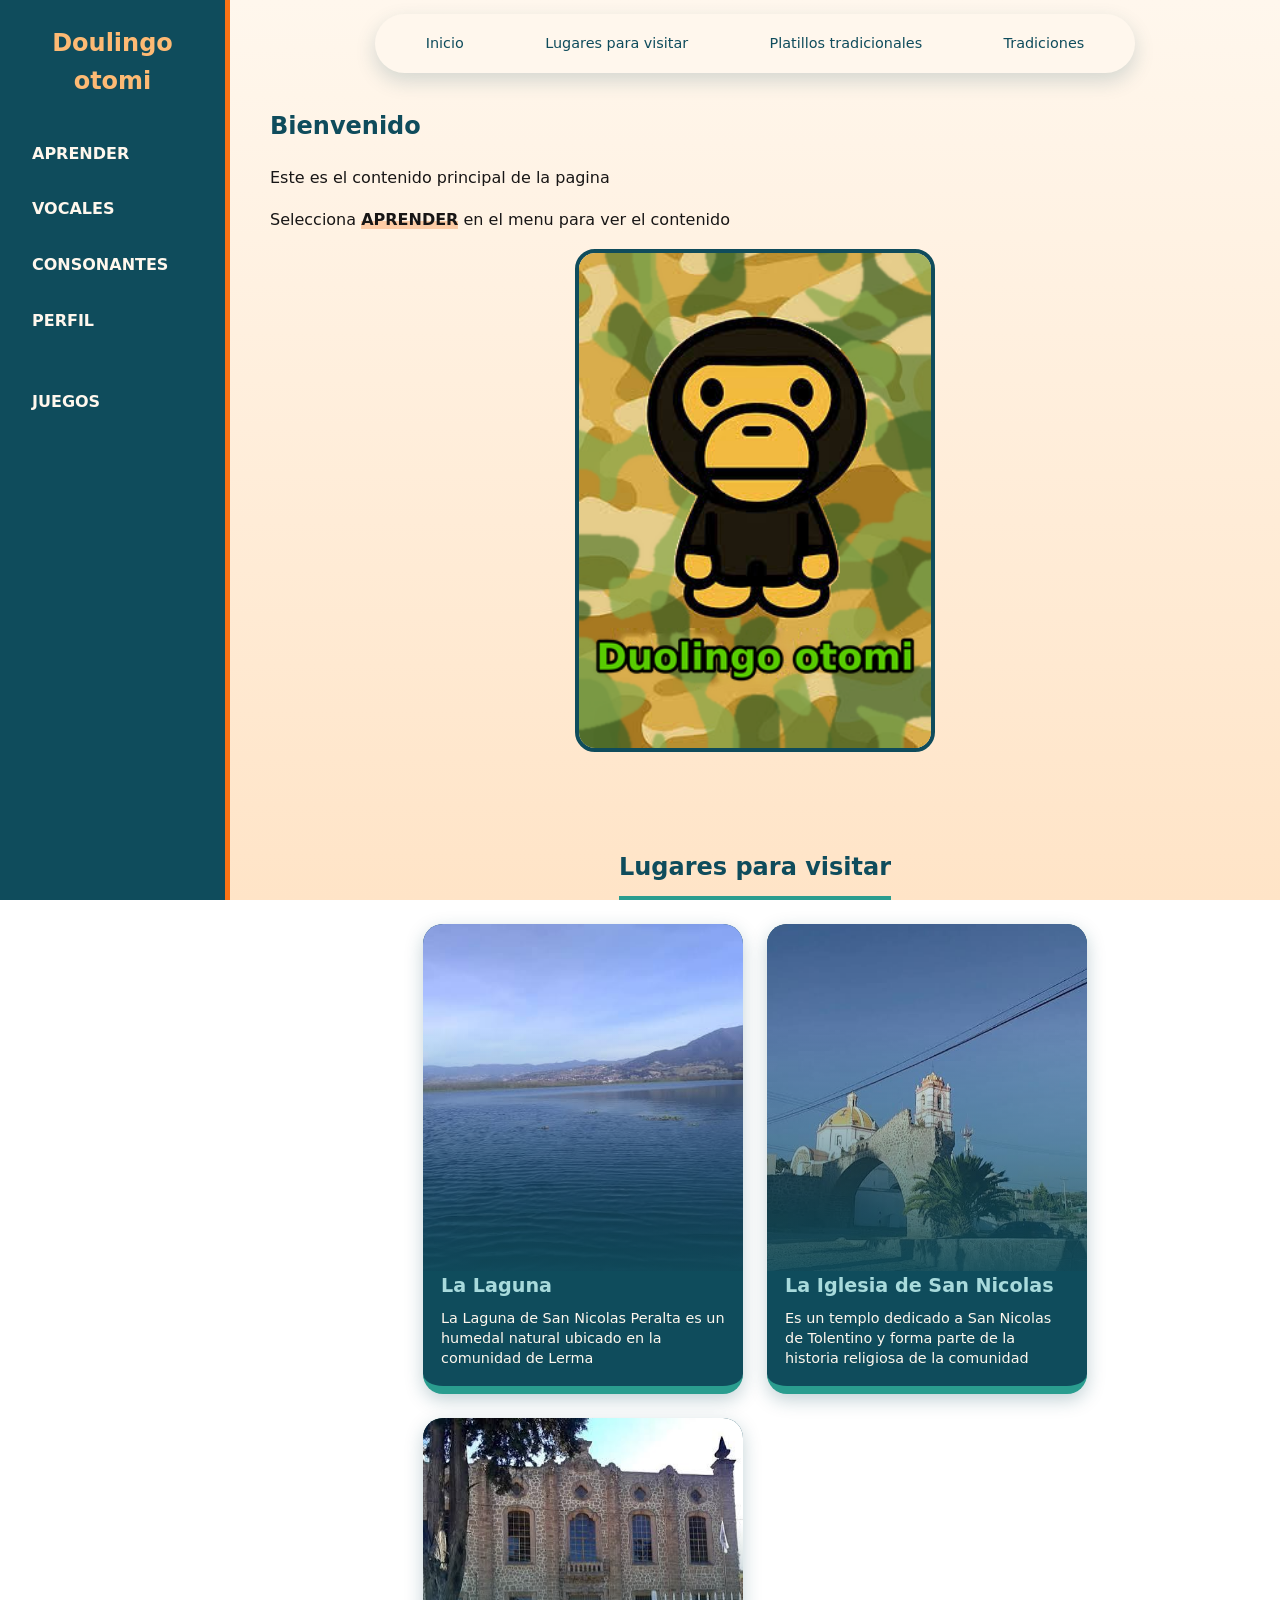
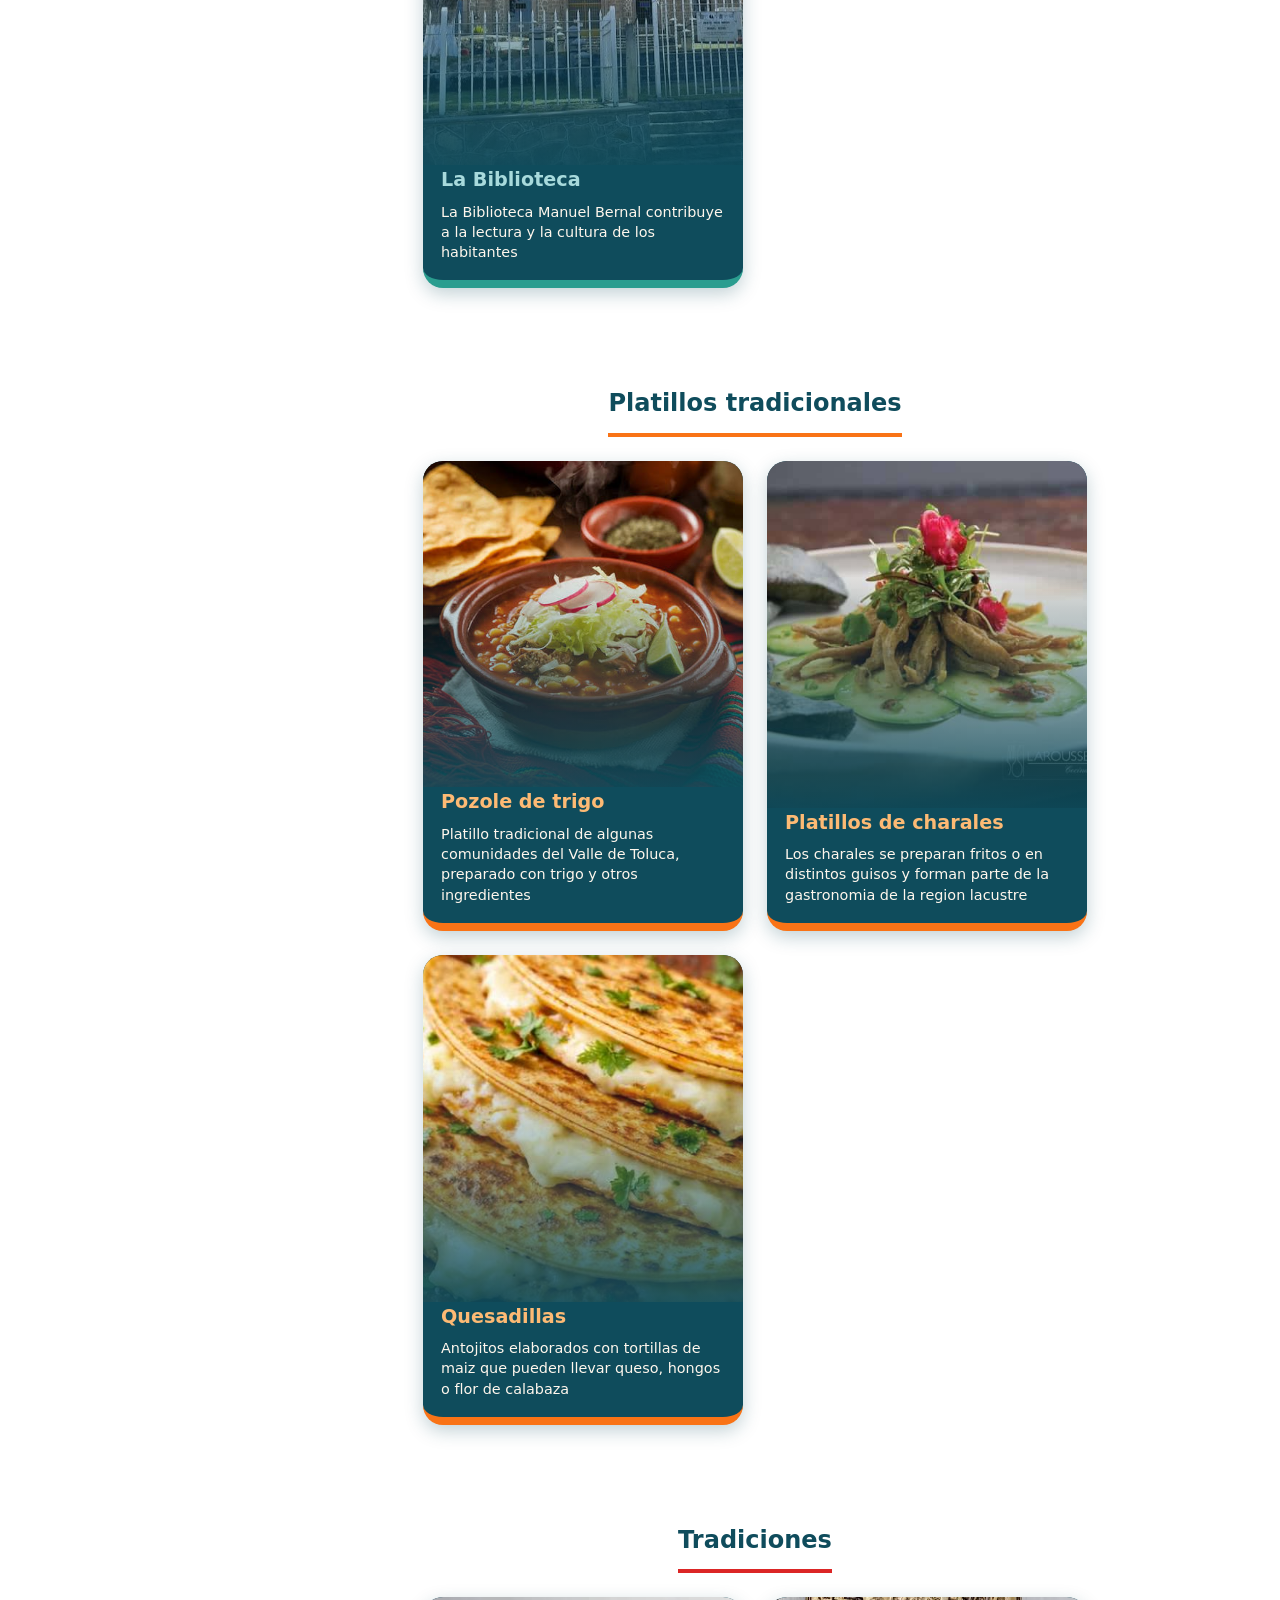
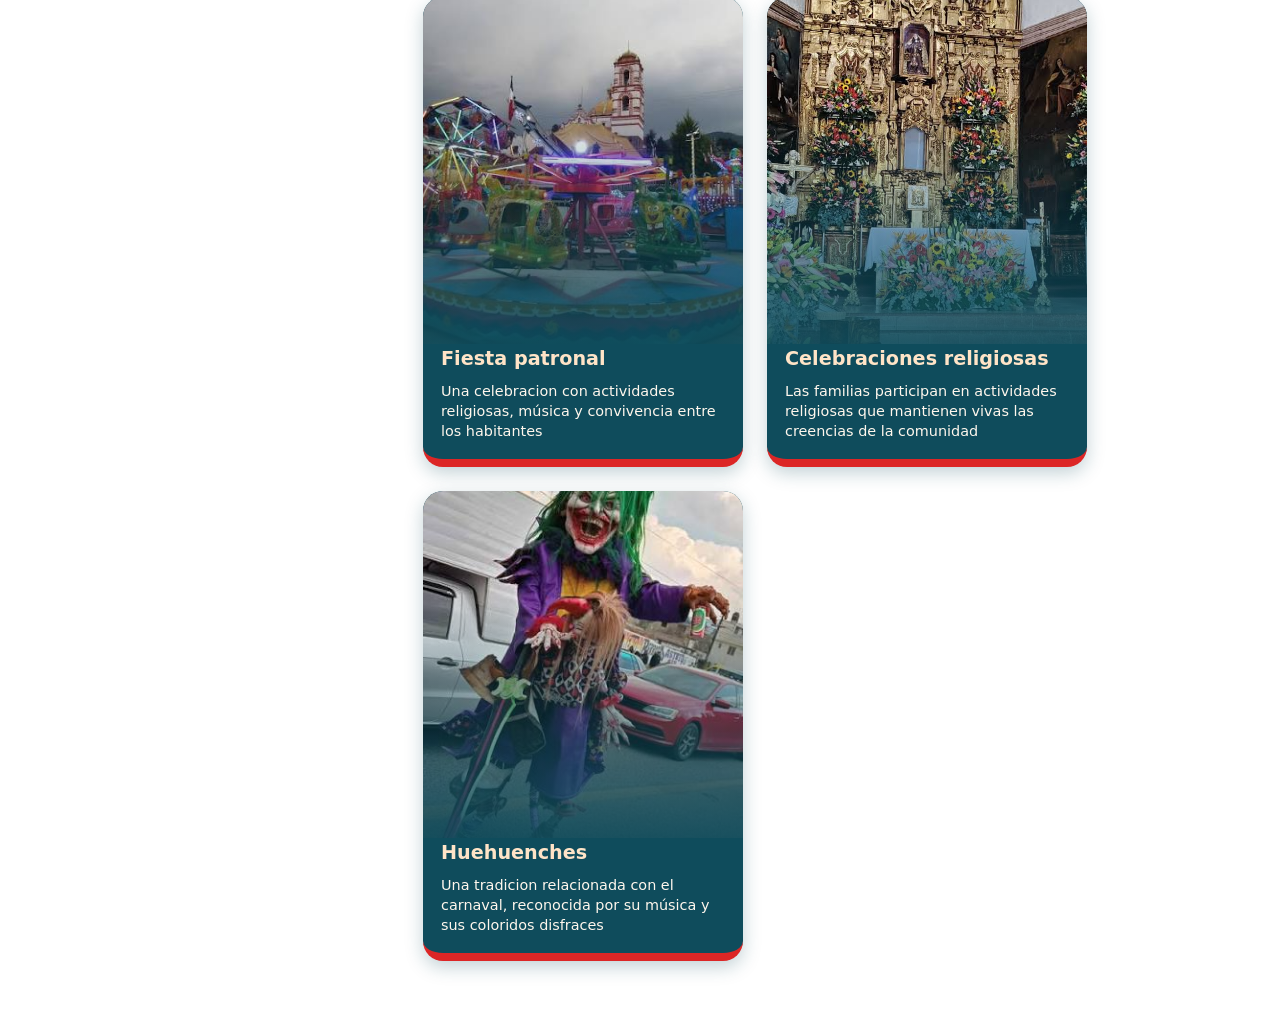
<file: index.html>
<!DOCTYPE html>
<html lang="es">
<head>
    <meta charset="UTF-8">
    <meta name="viewport" content="width=device-width, initial-scale=1.0">
    <title>Mi Sitio - Lecciones</title>
    <link rel="stylesheet" href="index.css">

</head>

<body>

     <!-- Menú lateral -->
    <nav class="sidebar">
        <div class="logo">Doulingo otomi</div>
        <ul class="menu-links">
            <li><a href="unidad1.html">APRENDER</a></li>
            <li><a href="vocales.html">VOCALES</a></li>
            <li><a href="consonantes.html">CONSONANTES</a></li>
            <li><a href="perfil.html">PERFIL</a></li><br>
            <li><a href="juegos.html">JUEGOS</a></li>
        </ul>
    </nav>
    <nav>
        <ul>
            <li><a href="#inicio">Inicio</a></li>
            <li><a href="#lugares">Lugares para visitar</a></li>
            <li><a href="#platillos">Platillos tradicionales</a></li>
            <li><a href="#tradiciones">Tradiciones</a></li>
        </ul>
    </nav>

    <!-- Inicio -->
    <section id="inicio">
        <h1>Bienvenido</h1>
        <p>Este es el contenido principal de la pagina</p>
        <p>Selecciona <strong>APRENDER</strong> en el menu para ver el contenido</p>
        <div class="image">
            <img src="img/inicio.png" alt="inicio">
            
        </div>
    </section>

    <!-- Lugares para visitar -->
    <section id="lugares">
        <h2>Lugares para visitar</h2>

        <div class="lugar">
            <h3>La Laguna</h3>
            <div class="imagen">
                <img src="img/laguna.jpg" alt="La Laguna">
            </div>
            <p>
                La Laguna de San Nicolas Peralta es un humedal
                natural ubicado en la comunidad de Lerma
            </p>
        </div>

        <div class="lugar">
            <h3>La Iglesia de San Nicolas</h3>
            <div class="imagen">
                <img src="img/iglesia.jpg" alt="Iglesia de San Nicolás">
            </div>
            <p>
                Es un templo dedicado a San Nicolas de Tolentino
                y forma parte de la historia religiosa de la comunidad
            </p>
        </div>

        <div class="lugar">
            <h3>La Biblioteca</h3>
            <div class="imagen">
                <img src="img/biblioteca.jpg" alt="Biblioteca Manuel Bernal">
            </div>
            <p>
                La Biblioteca Manuel Bernal contribuye a la lectura
                y la cultura de los habitantes
            </p>
        </div>
    </section>

    <!-- Platillos tradicionales -->
    <section id="platillos">
        <h2>Platillos tradicionales</h2>

        <div class="lugar">
            <h3>Pozole de trigo</h3>
            <div class="imagen">
                <img src="img/pozole.jpg" alt="Pozole de trigo">
            </div>
            <p>
                Platillo tradicional de algunas comunidades del Valle
                de Toluca, preparado con trigo y otros ingredientes
            </p>
        </div>

        <div class="lugar">
            <h3>Platillos de charales</h3>
            <div class="imagen">
                <img src="img/charales.jpg" alt="Platillo de charales">
            </div>
            <p>
                Los charales se preparan fritos o en distintos guisos
                y forman parte de la gastronomia de la region lacustre
            </p>
        </div>

        <div class="lugar">
            <h3>Quesadillas</h3>
            <div class="imagen">
                <img src="img/quesadillas.jpg" alt="Quesadillas mexicanas">
            </div>
            <p>
                Antojitos elaborados con tortillas de maiz que pueden
                llevar queso, hongos o flor de calabaza
            </p>
        </div>
    </section>

    <!-- Tradiciones -->
    <section id="tradiciones">
        <h2> Tradiciones</h2>

        <div class="lugar">
            <h3>Fiesta patronal </h3>
            <div class="imagen">
                <img src="img/fiestas.jpg" alt="Fiesta patronal">
            </div>
            <p>
                Una celebracion con actividades religiosas,
                música y convivencia entre los habitantes
            </p>
        </div>

        <div class="lugar">
            <h3>Celebraciones religiosas</h3>
            <div class="imagen">
                <img src="img/religion.jpg" alt="Celebración religiosa">
            </div>
            <p>
                Las familias participan en actividades religiosas
                que mantienen vivas las creencias de la comunidad
            </p>
        </div>

        <div class="lugar">
            <h3>Huehuenches</h3>
            <div class="imagen">
                <img src="img/huehuenchez.jpg" alt="Tradición de los Huehuenches">
            </div>
            <p>
                Una tradicion relacionada con el carnaval, reconocida
                por su música y sus coloridos disfraces
            </p>
        </div>
    </section>

</body>
</html>
</file>
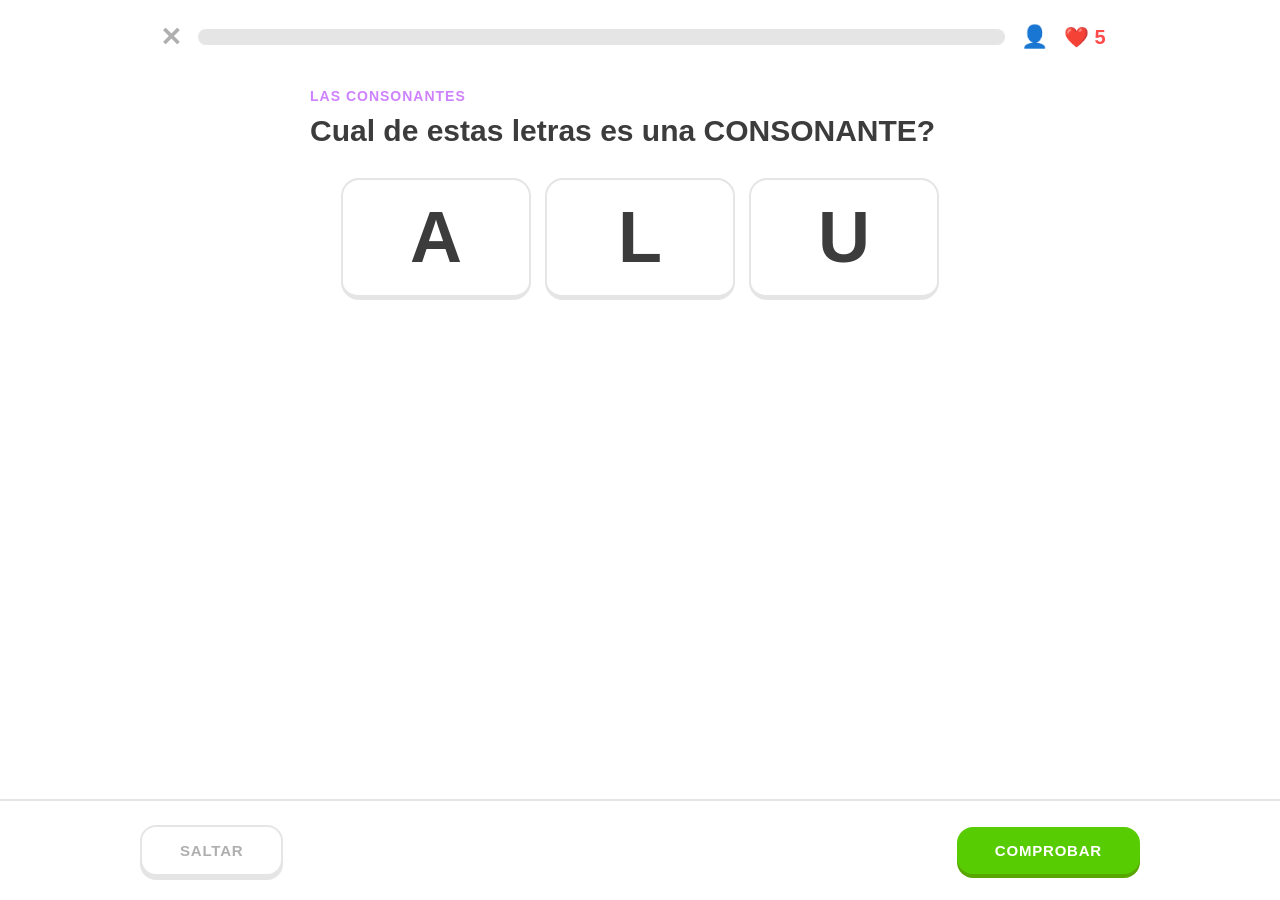
<file: consonantes.html>
<!DOCTYPE html>
<html lang="es">
<head>
    <meta charset="UTF-8">
    <meta name="viewport" content="width=device-width, initial-scale=1.0">
    <title>Consonantes</title>
    <link rel="stylesheet" href="duolingo.css">
</head>
<body>

<header class="topbar">
    <a href="index.html" class="cerrar" title="Salir">✕</a>
    <div class="progreso-barra"><div class="progreso-relleno" id="progresoRelleno"></div></div>
    <span class="progreso-texto" id="progresoTexto">0%</span>
    <a href="perfil.html" class="enlace-perfil" title="Mi perfil">👤</a>
    <span id="vidas">❤️ 5</span>
</header>

<div id="gameover">
    <div class="gameover-caja">
        <h1>💔 Te quedaste sin vidas</h1>
        <p>No te rindas, ¡inténtalo otra vez!</p>
        <button class="comprobar" onclick="location.reload()">INTENTAR DE NUEVO</button>
    </div>
</div>

<!-- LECCION 1 -->
<section id="leccion1" class="activa">
    <h3>Las consonantes</h3>
    <h1>Cual de estas letras es una CONSONANTE?</h1>
    <div class="container">
        <div class="card"><nav class="letra-grande">A</nav></div>
        <div class="card" data-correcta="true"><nav class="letra-grande">L</nav></div>
        <div class="card"><nav class="letra-grande">U</nav></div>
    </div>
    <div class="botones">
        <button class="comprobar" onclick="comprobar()">COMPROBAR</button>
        <button class="saltar" onclick="siguiente()">SALTAR</button>
    </div>
    <p class="resultado"></p>
</section>

<!-- LECCION 2 -->
<section id="leccion2">
    <h3>Las consonantes</h3>
    <h1>Con qué consonante empieza CASA (Ngu)? 🏠</h1>
    <div class="container">
        <div class="card"><nav class="letra-grande">Z</nav></div>
        <div class="card" data-correcta="true"><nav class="letra-grande">C</nav></div>
        <div class="card"><nav class="letra-grande">S</nav></div>
    </div>
    <div class="botones">
        <button class="comprobar" onclick="comprobar()">COMPROBAR</button>
        <button class="saltar" onclick="siguiente()">SALTAR</button>
    </div>
    <p class="resultado"></p>
</section>

<!-- LECCION 3 -->
<section id="leccion3">
    <h3>Las consonantes</h3>
    <h1>Con que consonante empieza PERRO (Yo)? 🐶</h1>
    <div class="container">
        <div class="card"><nav class="letra-grande">B</nav></div>
        <div class="card"><nav class="letra-grande">R</nav></div>
        <div class="card" data-correcta="true"><nav class="letra-grande">P</nav></div>
    </div>
    <div class="botones">
        <button class="comprobar" onclick="comprobar()">COMPROBAR</button>
        <button class="saltar" onclick="siguiente()">SALTAR</button>
    </div>
    <p class="resultado"></p>
</section>

<!-- LECCION 4 -->
<section id="leccion4">
    <h3>Las consonantes</h3>
    <h1>Cual de estas palabras empieza con la consonante M?</h1>
    <div class="container">
        <div class="card"><nav class="emoji">🌙</nav><h3>Noche – T'ot'i</h3></div>
        <div class="card" data-correcta="true"><nav class="emoji">✋</nav><h3>Mano – Y'ë</h3></div>
        <div class="card"><nav class="emoji">🌛</nav><h3>Luna – Zänä</h3></div>
    </div>
    <div class="botones">
        <button class="comprobar" onclick="comprobar()">COMPROBAR</button>
        <button class="saltar" onclick="siguiente()">SALTAR</button>
    </div>
    <p class="resultado"></p>
</section>

<!-- LECCION 5 -->
<section id="leccion5" data-respuesta="f">
    <h3>Escribe la consonante</h3>
    <h1>Con que consonante empieza FUEGO (Tsibi)? 🔥</h1>
    <input type="text" class="entrada" placeholder="Escribe aquí..." autocomplete="off" maxlength="1">
    <div class="botones">
        <button class="comprobar" onclick="comprobar()">COMPROBAR</button>
        <button class="saltar" onclick="siguiente()">SALTAR</button>
    </div>
    <p class="resultado"></p>
</section>

<script>
const $ = (s, el = document) => el.querySelector(s);
const norm = t => t.trim().toLowerCase().normalize("NFD").replace(/[\u0300-\u036f]/g, "");
const TOTAL = document.querySelectorAll("section").length;
let actual = 1, puntaje = 0, vidas = 5, comprobado = false;

const sec = () => $("#leccion" + actual);

function actualizarVidas(animar) {
    const el = $("#vidas");
    el.textContent = vidas > 0 ? "❤️ " + vidas : "💔 0";
    if (animar) { el.classList.remove("perdida"); void el.offsetWidth; el.classList.add("perdida"); }
}

function mensaje(titulo, detalle) {
    const r = $(".resultado", sec());
    r.textContent = titulo;
    if (detalle) r.insertAdjacentHTML("beforeend", `<small>${detalle}</small>`);
}

// Seleccionar tarjeta
document.addEventListener("click", e => {
    const card = e.target.closest(".card");
    if (!card || comprobado) return;
    card.closest("section").querySelectorAll(".card").forEach(c => c.classList.remove("seleccionada"));
    card.classList.add("seleccionada");
});

// Enter = comprobar
document.addEventListener("keydown", e => {
    if (e.key === "Enter" && e.target.matches(".entrada")) comprobar();
});

function comprobar() {
    if (comprobado) return siguiente();

    const s = sec();
    let acerto, correcto = "";

    if (s.dataset.respuesta) {
        const valor = $("input", s).value;
        if (!valor.trim()) return mensaje("Escribe una respuesta primero.");
        acerto = norm(valor) === norm(s.dataset.respuesta);
        correcto = s.dataset.respuesta.toUpperCase();
    } else {
        const elegida = $(".card.seleccionada", s);
        if (!elegida) return mensaje("Elige una opción primero.");
        acerto = elegida.dataset.correcta === "true";
        elegida.classList.replace("seleccionada", acerto ? "correcta" : "incorrecta");
        if (!acerto) {
            const buena = $('.card[data-correcta="true"]', s);
            buena.classList.add("correcta");
            correcto = $("h3, .letra-grande", buena).textContent.trim();
        }
    }

    comprobado = true;

    if (acerto) {
        puntaje += 10;
        s.classList.add("ok");
        mensaje("¡Excelente! 🎉");
    } else {
        vidas--;
        actualizarVidas(true);
        s.classList.add("mal");
        mensaje("Incorrecto", "Respuesta correcta: " + correcto);
        if (vidas <= 0) return $("#gameover").classList.add("visible");
    }
    $(".comprobar", s).textContent = "CONTINUAR";
}

function siguiente() {
    comprobado = false;
    sec().classList.remove("activa");
    const pct = Math.round(actual / TOTAL * 100);
    $("#progresoRelleno").style.width = pct + "%";
    $("#progresoTexto").textContent = pct + "%";

    if (actual >= TOTAL) return final();
    actual++;
    sec().classList.add("activa");
    scrollTo(0, 0);
}

function final() {
    if (puntaje <= 0) {
        alert("Terminaste la lección, pero no ganaste puntos. ¡Inténtalo otra vez!");
        return location.href = "index.html";
    }
    fetch("actualizar_progreso.php", {
        method: "POST",
        headers: { "Content-Type": "application/json" },
        body: JSON.stringify({ experienciaGanada: puntaje })
    })
    .then(r => r.json())
    .then(d => {
        if (d.success) {
            alert(`🎉 ¡Felicidades!\n\nGanaste ${puntaje} puntos.\nTu progreso ha sido actualizado.`);
            location.href = "index.html";
        } else {
            alert("Error: " + d.mensaje);
            if (d.mensaje?.includes("iniciar sesión")) location.href = "login.html";
        }
    })
    .catch(() => alert(`Terminaste la lección con ${puntaje} puntos, pero hubo un error de conexión con el servidor.`));
}

actualizarVidas();
</script>

</body>
</html>
</file>
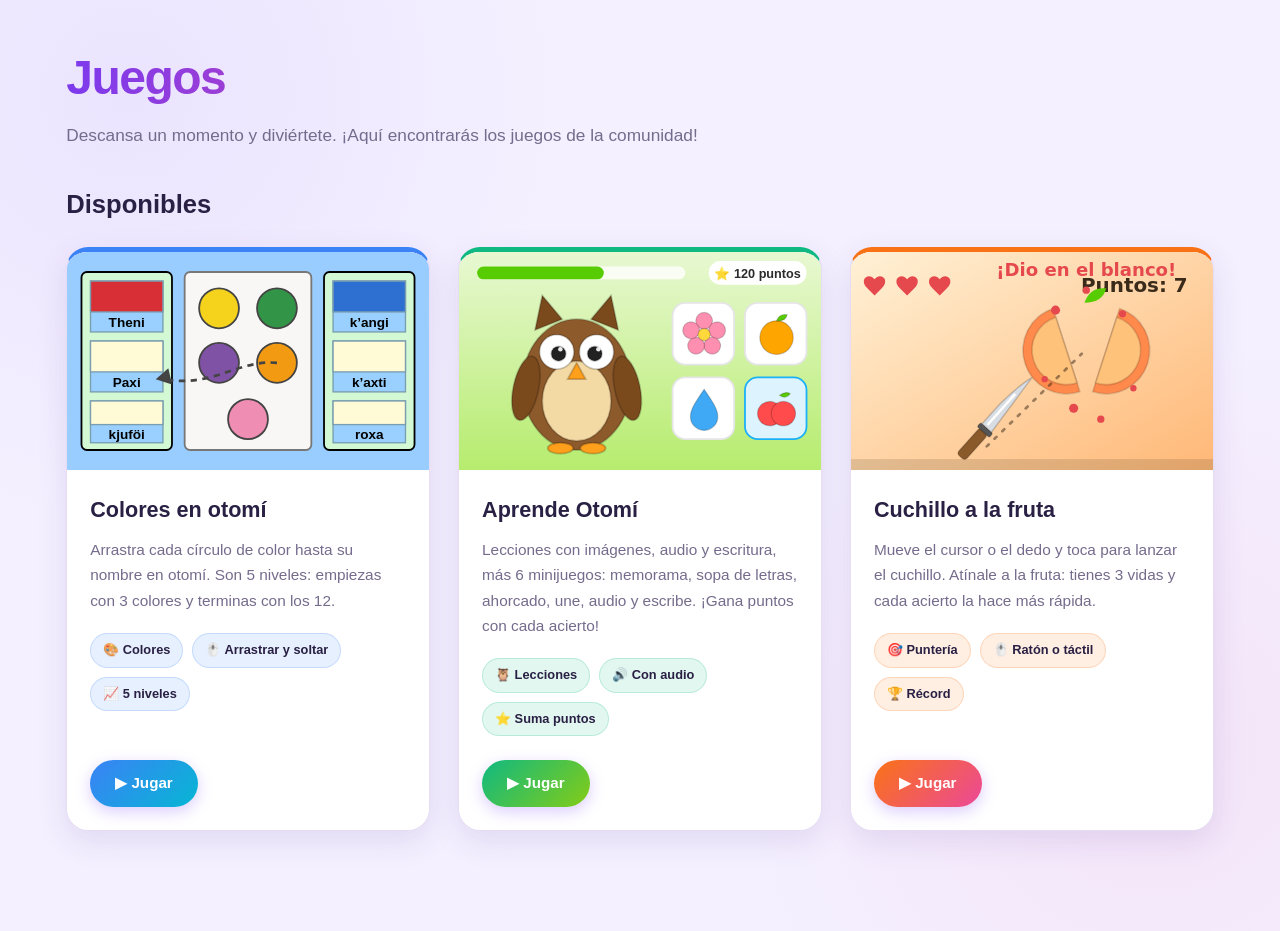
<file: juegos.html>
<!DOCTYPE html>
<html lang="es">
<head>
    <meta charset="UTF-8">
    <meta name="viewport" content="width=device-width, initial-scale=1.0">
    <title>Juegos</title>
    <link rel="stylesheet" href="juegos.css">
</head>
<body>

    <div class="contenedor">

    
        <main class="main-content">
            <h1>Juegos</h1>
            <p>Descansa un momento y diviértete. ¡Aquí encontrarás los juegos de la comunidad!</p>

            <section>
                <h2>Disponibles</h2>

                <div class="juegos-grid">

                    <!-- ===== Juego: Colores en otomí ===== -->
                    <article class="juego-card">
                        <a class="juego-portada" href="juegos/Play/juego.html" aria-label="Jugar Colores en otomí">
                            <img src="img/colores.svg" alt="Círculos de colores para arrastrar hasta su nombre en otomí">
                        </a>
                        <div class="juego-info">
                            <h3>Colores en otomí</h3>
                            <p>Arrastra cada círculo de color hasta su nombre en otomí. Son 5 niveles: empiezas con 3 colores y terminas con los 12.</p>
                            <ul class="juego-tags">
                                <li>🎨 Colores</li>
                                <li>🖱️ Arrastrar y soltar</li>
                                <li>📈 5 niveles</li>
                            </ul>
                            <a class="btn-jugar" href="juegos/Play/juego.html">▶ Jugar</a>
                        </div>
                    </article>

                    <!-- ===== Juego: Aprende Otomí ===== -->
                    <article class="juego-card">
                        <a class="juego-portada" href="juegos/Play/juegoss.html" aria-label="Jugar Aprende Otomí">
                            <img src="img/otomi.svg" alt="Un búho con fichas de memorama y una barra de progreso">
                        </a>
                        <div class="juego-info">
                            <h3>Aprende Otomí</h3>
                            <p>Lecciones con imágenes, audio y escritura, más 6 minijuegos: memorama, sopa de letras, ahorcado, une, audio y escribe. ¡Gana puntos con cada acierto!</p>
                            <ul class="juego-tags">
                                <li>🦉 Lecciones</li>
                                <li>🔊 Con audio</li>
                                <li>⭐ Suma puntos</li>
                            </ul>
                            <a class="btn-jugar" href="juegos/Play/juegoss.html">▶ Jugar</a>
                        </div>
                    </article>

                    <!-- ===== Juego: Cuchillo a la fruta ===== -->
                    <article class="juego-card">
                        <a class="juego-portada" href="juegos/Play/frutas.html" aria-label="Jugar Cuchillo a la fruta">
                            <img src="img/cuchillo.svg" alt="Un cuchillo cortando una naranja por la mitad">
                        </a>
                        <div class="juego-info">
                            <h3>Cuchillo a la fruta</h3>
                            <p>Mueve el cursor o el dedo y toca para lanzar el cuchillo. Atínale a la fruta: tienes 3 vidas y cada acierto la hace más rápida.</p>
                            <ul class="juego-tags">
                                <li>🎯 Puntería</li>
                                <li>🖱️ Ratón o táctil</li>
                                <li>🏆 Récord</li>
                            </ul>
                            <a class="btn-jugar" href="juegos/Play/frutas.html">▶ Jugar</a>
                        </div>
                    </article>

                </div>
            </section>

        
        </main>
    </div>

</body>
</html>
</file>
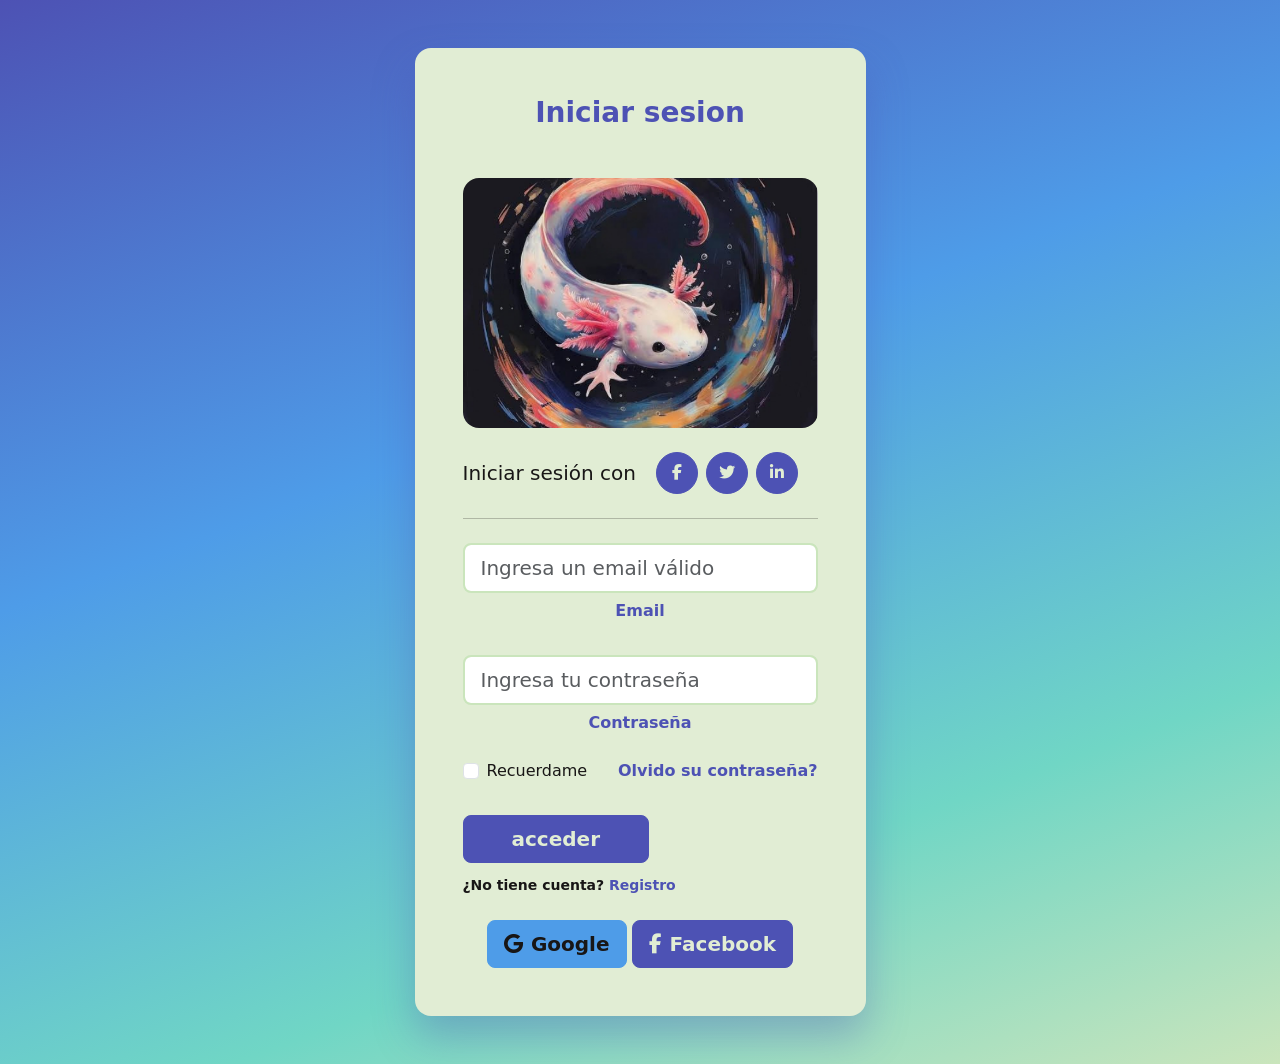
<file: login.html>
<!DOCTYPE html>
<html lang="es">
<head>
    <meta charset="UTF-8">
    <meta name="viewport" content="width=device-width, initial-scale=1.0">
    <title>Iniciar sesion</title>

    <link rel="stylesheet" href="https://cdnjs.cloudflare.com/ajax/libs/font-awesome/6.7.2/css/all.min.css">
    <link rel="stylesheet" href="https://cdn.jsdelivr.net/npm/bootstrap@5.0.2/dist/css/bootstrap.min.css"
          integrity="sha384-EVSTQN3/azprG1Anm3QDgpJLIm9Nao0Yz1ztcQTwFspd3yD65VohhpuuCOmLASjC"
          crossorigin="anonymous">
    <link rel="stylesheet" href="login.css">
</head>

<body>
    <section class="login min-vh-100 d-flex align-items-center">
        <div class="container py-5">
            <div class="row justify-content-center">
                <div class="col-12 col-md-8 col-lg-6 col-xl-5">
                    <div class="card login-card">
                        <div class="card-body p-5 text-center">

                            <h3 class="mb-5">Iniciar sesion</h3>

                            <div class="login-logo"></div>

                            <form id="loginForm">

                                <!-- Redes sociales -->
                                <div class="d-flex align-items-center justify-content-center justify-content-lg-start">
                                    <p class="lead fw-normal mb-0 me-3">Iniciar sesión con</p>

                                    <button type="button" class="btn btn-primary btn-floating mx-1">
                                        <i class="fab fa-facebook-f"></i>
                                    </button>
                                    <button type="button" class="btn btn-primary btn-floating mx-1">
                                        <i class="fab fa-twitter"></i>
                                    </button>
                                    <button type="button" class="btn btn-primary btn-floating mx-1">
                                        <i class="fab fa-linkedin-in"></i>
                                    </button>
                                </div>

                                <hr class="my-4">

                                <!-- Email -->
                                <div class="mb-4">
                                    <input type="email" name="email" id="form3Example3"
                                           class="form-control form-control-lg"
                                           placeholder="Ingresa un email válido" required>
                                    <label class="form-label" for="form3Example3">Email</label>
                                </div>

                                <!-- Contraseña -->
                                <div class="mb-3">
                                    <input type="password" name="contraseña" id="form3Example4"
                                           class="form-control form-control-lg"
                                           placeholder="Ingresa tu contraseña" required>
                                    <label class="form-label" for="form3Example4">Contraseña</label>
                                </div>

                                <div class="d-flex justify-content-between align-items-center">
                                    <div class="form-check mb-0">
                                        <input class="form-check-input me-2" type="checkbox" id="form2Example3">
                                        <label class="form-check-label" for="form2Example3">Recuerdame</label>
                                    </div>
                                    <a href="#">Olvido su contraseña?</a>
                                </div>

                                <!-- Enviar -->
                                <div class="text-center text-lg-start mt-4 pt-2">
                                    <button type="submit" class="btn btn-primary btn-lg px-5">acceder</button>

                                    <p class="small fw-bold mt-2 pt-1 mb-0">
                                        ¿No tiene cuenta?
                                        <a href="registro.html">Registro</a>
                                    </p>
                                </div>
                            </form>

                            <!-- Otros accesos -->
                            <div class="mt-4">
                                <button type="button" class="btn btn-lg btn-google">
                                    <i class="fab fa-google me-2"></i>Google
                                </button>
                                <button type="button" class="btn btn-lg btn-facebook">
                                    <i class="fab fa-facebook-f me-2"></i>Facebook
                                </button>
                            </div>

                        </div>
                    </div>
                </div>
            </div>
        </div>
    </section>

    <script src="https://cdn.jsdelivr.net/npm/bootstrap@5.0.2/dist/js/bootstrap.bundle.min.js"
            integrity="sha384-MrcW6ZMFYlzcLA8Nl+NtUVF0sA7MsXsP1UyJoMp4YLEuNSfAP+JcXn/tWtIaxVXM"
            crossorigin="anonymous"></script>

    <script>
        document.getElementById("loginForm").addEventListener("submit", async function (e) {
            e.preventDefault();

            const datos = {
                email: this.email.value,
                "contraseña": this["contraseña"].value
            };

            try {
                const resp = await fetch("login.php", {
                    method: "POST",
                    headers: { "Content-Type": "application/json" },
                    body: JSON.stringify(datos)
                });
                const r = await resp.json();

                alert(r.mensaje);
                if (r.estado) window.location.href = r.redirect;
            } catch (err) {
                alert("Error de conexión con el servidor");
            }
        });
    </script>
</body>
</html>
</file>
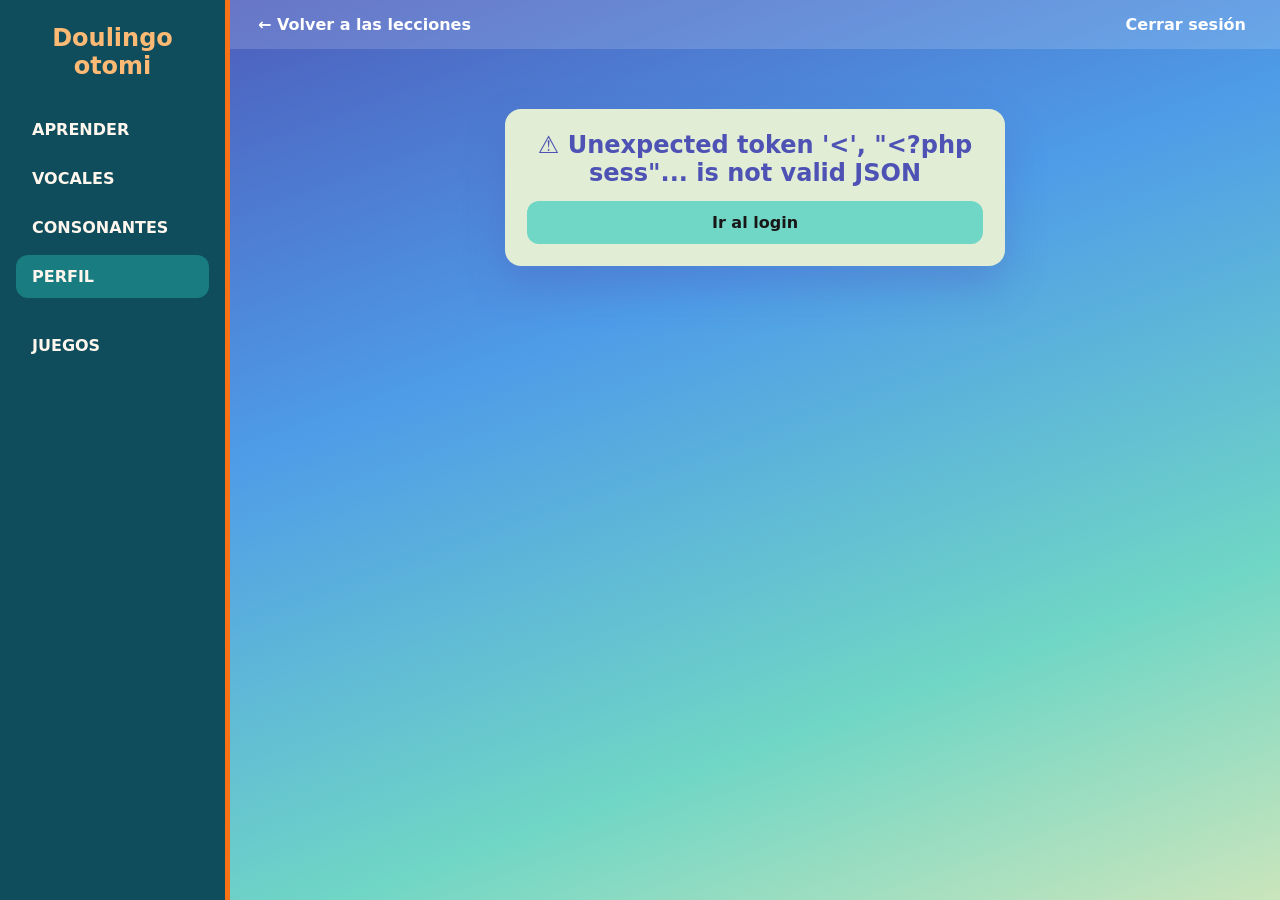
<file: perfil.html>
<!DOCTYPE html>
<html lang="es">
<head>
<meta charset="UTF-8">
<meta name="viewport" content="width=device-width,initial-scale=1">
<title>Mi perfil</title>
<style>
:root{--o:#4D52B4;--m:#4E9CE8;--v:#70D6C5;--s:#CAE5BC;--h:#E1EDD4;--t:#181616;--g:#6b7280}
*{box-sizing:border-box}
[hidden]{display:none!important}
body{margin:0;padding-left:230px;min-height:100vh;font-family:"Segoe UI",system-ui,sans-serif;color:var(--t);background:linear-gradient(160deg,var(--o),var(--m) 40%,var(--v) 75%,var(--s)) fixed}
button{font:inherit;cursor:pointer}
h1{margin:0;font-size:1.9rem;text-transform:uppercase;color:var(--o)}
h2{margin:0 0 14px;color:var(--o)}
hr{border:0;border-top:2px solid #4D52B433;margin:22px 0}
.sub{color:var(--g);margin:2px 0 8px}
small,.datos b,.lbl{color:var(--g)}

/* menú lateral */
.side{position:fixed;inset:0 auto 0 0;width:230px;padding:24px 16px;background:#0F4C5C;border-right:5px solid #F97316;overflow-y:auto;z-index:20}
.side .logo{display:block;margin-bottom:28px;text-align:center;font-size:1.5rem;font-weight:800;color:#FDBA74;text-decoration:none}
.side ul{list-style:none;margin:0;padding:0}
.side li{margin-bottom:6px}.side li.sep{margin-top:26px}
.side li a{display:block;padding:12px 16px;border-radius:12px;color:#FFF7ED;font-weight:700;text-decoration:none}
.side li a:hover,.side li a.on{background:#187C81}

/* estructura */
.top{display:flex;justify-content:space-between;align-items:center;padding:14px 28px;background:#ffffff26}
.top a,.top button{color:#fff;font-weight:700;text-decoration:none;background:none;border:0}
.wrap{margin:28px 0;padding:0 28px;display:grid;grid-template-columns:2fr 1fr;gap:22px;align-items:start}
.card{background:var(--h);border-radius:1rem;padding:22px;box-shadow:0 20px 40px #4D52B44d}
#error{max-width:500px;margin:60px auto;text-align:center}
.ban{position:relative;height:170px;margin-bottom:60px;border-radius:1rem;background:linear-gradient(135deg,var(--o),var(--m))}
.cab{display:flex;justify-content:space-between;align-items:flex-start;gap:12px;flex-wrap:wrap}
.datos,.stats{display:grid;grid-template-columns:1fr 1fr;gap:12px 20px}
.datos{margin-top:14px}
.datos b,.lbl{display:block;font-size:.75rem;text-transform:uppercase;letter-spacing:.04em}

/* avatar */
.av{width:130px;height:130px;border-radius:50%;background:var(--v);border:5px solid var(--h);display:flex;align-items:center;justify-content:center;font-size:3.4rem;font-weight:800;color:#fff;overflow:hidden}
.av img{width:100%;height:100%;object-fit:cover}
.av.an{background:#fff;font-size:4rem}
#avatar{position:absolute;left:24px;bottom:-45px;cursor:pointer}
#avatar::after{content:"📷 Cambiar";position:absolute;inset:0;display:flex;align-items:center;justify-content:center;background:#181616a0;color:#fff;font-size:.95rem;font-weight:700;opacity:0;transition:opacity .2s}
#avatar:hover::after,#avatar:focus-visible::after{opacity:1}
@media(hover:none){#avatar::after{opacity:1;top:70%;font-size:.75rem}}
#prev{width:96px;height:96px;margin:0 auto 4px;border-width:4px}
.fl{width:28px;border-radius:3px;box-shadow:0 0 0 1px #00000026;vertical-align:middle;margin-right:8px}
.fe{font-size:1.4rem;vertical-align:middle;margin-right:8px}

/* estadísticas, logros, botones */
.stat,.logro{background:#fff;border-radius:14px;padding:14px;display:flex;gap:12px;align-items:center}
.stat{border:2px solid var(--s)}
.stat .ico{font-size:1.8rem}.stat .n{font-size:1.4rem;font-weight:800}.stat .l{font-size:.85rem;color:var(--g)}
.barra{height:14px;background:#fff;border-radius:99px;overflow:hidden;border:2px solid var(--s)}
.barra i{display:block;height:100%;background:linear-gradient(90deg,var(--v),var(--m));transition:width .8s}
.logro{margin-bottom:10px;border:2px solid transparent;gap:14px}
.logro.hecho{border-color:var(--v)}
.logro .ico{font-size:2.2rem}.logro.pend .ico{filter:grayscale(1);opacity:.5}
.logro .info{flex:1}.logro .info b{display:block;margin-bottom:6px}
small{font-weight:700}
.btn{display:block;padding:12px;border-radius:12px;background:var(--v);font-weight:700;margin-top:12px;text-align:center;text-decoration:none;color:var(--t)}
.btn:hover{filter:brightness(.95)}
#editar{background:var(--o);color:#fff;border:0;border-radius:12px;padding:10px 16px;font-weight:700}

/* ventana de edición */
.modal{position:fixed;inset:0;background:rgba(24,22,22,.55);display:flex;align-items:center;justify-content:center;padding:16px;z-index:50}
.box{background:var(--h);border-radius:1rem;padding:24px;width:100%;max-width:460px;max-height:92vh;overflow-y:auto}
.lbl{margin:16px 0 8px}
.tabs{display:flex;gap:8px;margin-bottom:12px}
.tabs button,#cancelar{padding:10px;border:2px solid var(--s);background:#fff;border-radius:12px;font-weight:700;color:var(--t)}
.tabs button{flex:1}.tabs .on{border-color:var(--o);background:var(--o);color:#fff}
#tAn{display:grid;grid-template-columns:repeat(5,1fr);gap:8px}
#tAn button{font-size:1.9rem;padding:8px 0;background:#fff;border:2px solid var(--s);border-radius:12px}
#tAn button:hover{border-color:var(--m)}#tAn .sel{border-color:var(--o);background:#e8e9fb}
#tFoto{text-align:center}
#archivo{width:100%;background:#fff;border:2px dashed var(--m);border-radius:12px;padding:12px}
#ajustes{margin-top:12px;text-align:left;background:#fff;border-radius:12px;padding:10px 14px}
#ajustes label{display:flex;align-items:center;gap:10px;font-weight:700;font-size:.9rem;margin:6px 0}
#ajustes input{flex:1}
#quitar{margin-top:8px;background:none;border:0;color:var(--o);font-weight:700;text-decoration:underline}
.ps{display:flex;align-items:center;gap:10px}
.ps .fl{width:36px;margin:0}.ps .fe{margin:0}
#pais2{flex:1;padding:11px;border-radius:12px;border:2px solid var(--s);font-size:1rem;background:#fff}
#msg{margin:12px 0 0;font-weight:700;min-height:1.2em;text-align:center}
.acc{display:flex;gap:10px;margin-top:20px}
.acc button{flex:1;padding:12px;border-radius:12px;font-weight:700;font-size:1rem}
#guardar{background:var(--v);border:0;color:var(--t)}

@media(max-width:1000px){.wrap{grid-template-columns:1fr}}
@media(max-width:800px){
  body{padding-left:0}.wrap{padding:0 14px}
  .side{position:static;width:100%;border:0;border-bottom:5px solid #F97316}
  .side .logo{margin-bottom:12px}
  .side ul{display:flex;flex-wrap:wrap;gap:6px}.side li,.side li.sep{margin:0}
}
</style>
</head>
<body>
<nav class="side">
  <a class="logo" href="index.html">Doulingo otomi</a>
  <ul>
    <li><a href="unidad1.html">APRENDER</a></li>
    <li><a href="vocales.html">VOCALES</a></li>
    <li><a href="consonantes.html">CONSONANTES</a></li>
    <li><a href="perfil.html" class="on">PERFIL</a></li>
    <li class="sep"><a href="#">JUEGOS</a></li>
  </ul>
</nav>

<div class="top"><a href="unidad1.html">← Volver a las lecciones</a><button id="salir">Cerrar sesión</button></div>
<div id="error" class="card" hidden><h2 id="errorMsg"></h2><a class="btn" href="login.html">Ir al login</a></div>

<div class="wrap" id="contenido" hidden>
  <div class="card">
    <div class="ban"><div class="av" id="avatar" role="button" tabindex="0" title="Cambiar foto de perfil">?</div></div>
    <div class="cab">
      <div><h1 id="nombre"></h1><p class="sub" id="email"></p><p class="sub" id="union"></p></div>
      <button id="editar">✏️ Editar perfil</button>
    </div>
    <div class="datos">
      <div><b>País</b><span id="pais"></span></div>
      <div><b>Fecha de nacimiento</b><span id="nac"></span></div>
      <div><b>Nivel</b><span id="nivel"></span></div>
      <div><b>ID de usuario</b><span id="uid"></span></div>
    </div>
    <hr>
    <h2>Estadísticas</h2>
    <div class="stats">
      <div class="stat"><span class="ico">🔥</span><div><div class="n" id="racha"></div><div class="l">días de racha</div></div></div>
      <div class="stat"><span class="ico">⚡</span><div><div class="n" id="exp"></div><div class="l">EXP totales</div></div></div>
      <div class="stat"><span class="ico">📈</span><div><div class="n" id="pct"></div><div class="l">progreso del curso</div></div></div>
      <div class="stat"><span class="ico">🎯</span><div><div class="n" id="nivel2"></div><div class="l">nivel actual</div></div></div>
    </div>
    <hr>
    <h2>Logros</h2>
    <div id="logros"></div>
  </div>
  <div class="card">
    <h2>Progreso del curso</h2>
    <div class="barra"><i id="barra" style="width:0"></i></div>
    <p class="sub" id="barraTxt"></p>
    <a class="btn" href="unidad1.html">Continuar aprendiendo</a>
  </div>
</div>

<div class="modal" id="modal" hidden>
  <div class="box">
    <h2>Editar perfil</h2>
    <div class="av" id="prev">?</div>
    <b class="lbl">Foto de perfil</b>
    <div class="tabs"><button data-t="animal" class="on">🐾 Animal</button><button data-t="foto">📷 Mi foto</button></div>
    <div id="tAn"></div>
    <div id="tFoto" hidden>
      <input type="file" id="archivo" accept="image/*">
      <div id="ajustes" hidden>
        <label>🔍 Zoom <input type="range" id="zoom" min="1" max="3" step="0.05" value="1"></label>
        <label>↔️ Mover <input type="range" id="posX" min="-1" max="1" step="0.02" value="0"></label>
        <label>↕️ Subir/bajar <input type="range" id="posY" min="-1" max="1" step="0.02" value="0"></label>
      </div>
      <button id="quitar">Quitar foto</button>
    </div>
    <b class="lbl">País</b>
    <div class="ps"><span id="flag2"></span><select id="pais2"></select></div>
    <p id="msg"></p>
    <div class="acc"><button id="cancelar">Cancelar</button><button id="guardar">Guardar</button></div>
  </div>
</div>

<script>
const $ = id => document.getElementById(id);
const norm = t => (t || "").normalize("NFD").replace(/[\u0300-\u036f]/g, "").trim().toLowerCase();
const MES = "enero febrero marzo abril mayo junio julio agosto septiembre octubre noviembre diciembre".split(" ");
const fecha = f => { const [a, m, d] = (f || "").split("-"); return a && m && d ? `${+d} de ${MES[m - 1]} de ${a}` : f || "—"; };

// Países (código ISO : nombre). Las banderas vienen de flagcdn.com; sin internet se usa la bandera emoji
const PAISES = ("mx:México,us:Estados Unidos,ca:Canadá,gt:Guatemala,bz:Belice,sv:El Salvador,hn:Honduras,ni:Nicaragua,cr:Costa Rica,pa:Panamá,cu:Cuba,do:República Dominicana,ht:Haití,jm:Jamaica,pr:Puerto Rico,co:Colombia,ve:Venezuela,ec:Ecuador,pe:Perú,bo:Bolivia,cl:Chile,ar:Argentina,uy:Uruguay,py:Paraguay,br:Brasil,gy:Guyana,sr:Surinam,es:España,pt:Portugal,fr:Francia,it:Italia,de:Alemania,gb:Reino Unido,ie:Irlanda,nl:Países Bajos,be:Bélgica,ch:Suiza,at:Austria,se:Suecia,no:Noruega,dk:Dinamarca,fi:Finlandia,is:Islandia,pl:Polonia,cz:Chequia,hu:Hungría,ro:Rumania,gr:Grecia,ua:Ucrania,ru:Rusia,tr:Turquía,il:Israel,sa:Arabia Saudita,ae:Emiratos Árabes Unidos,eg:Egipto,ma:Marruecos,za:Sudáfrica,ng:Nigeria,ke:Kenia,et:Etiopía,gh:Ghana,cn:China,jp:Japón,kr:Corea del Sur,kp:Corea del Norte,in:India,pk:Pakistán,bd:Bangladés,th:Tailandia,vn:Vietnam,ph:Filipinas,id:Indonesia,my:Malasia,sg:Singapur,au:Australia,nz:Nueva Zelanda,gq:Guinea Ecuatorial")
  .split(",").map(p => p.split(":")).sort((a, b) => a[1].localeCompare(b[1], "es"));
const ALIAS = {usa: "us", eeuu: "us", "ee.uu.": "us"};
const cod = n => ALIAS[norm(n)] || (PAISES.find(p => norm(p[1]) === norm(n)) || [])[0];
const flag = c => c ? `<img class="fl" src="https://flagcdn.com/w40/${c}.png" srcset="https://flagcdn.com/w80/${c}.png 2x" alt="" onerror="this.outerHTML='<span class=fe>'+String.fromCodePoint(...'${c}'.toUpperCase().split('').map(x=>127397+x.charCodeAt()))+'</span>'">` : "";

const ANIMALES = "🦊 🐰 🐱 🐶 🦉 🐸 🐼 🦋 🐢 🦎 🐺 🦌 🐻 🦅 🐿️ 🐆 🦜 🐙 🐬 🦄".split(" ");
let U, av = "", pa = "", img = null;   // usuario, avatar y país en edición, foto cargada

// Avatar: foto (data:image), animal (emoji:🦊) o inicial del nombre
function pintar(el, v, n) {
  const foto = v && v.startsWith("data:image/"), an = v && v.startsWith("emoji:");
  el.classList.toggle("an", !!an);
  if (foto) el.innerHTML = `<img alt="" src="${v}">`;
  else el.textContent = an ? v.slice(6) : (n || "?")[0].toUpperCase();
}
function mostrar() {
  pintar($("avatar"), U.avatar, U.nombre);
  $("pais").innerHTML = flag(cod(U.pais));
  $("pais").append(U.pais || "—");
}
function vista() {
  pintar($("prev"), av, U.nombre);
  document.querySelectorAll("#tAn button").forEach(b => b.classList.toggle("sel", "emoji:" + b.textContent === av));
}

// Foto: recorte cuadrado con zoom y movimiento, reducida a 256 px
function dibujar() {
  if (!img) return;
  const c = document.createElement("canvas"), L = c.width = c.height = 256, x = c.getContext("2d");
  const m = Math.min(img.width, img.height) / $("zoom").value, rx = (img.width - m) / 2, ry = (img.height - m) / 2;
  x.fillStyle = "#fff"; x.fillRect(0, 0, L, L);
  x.drawImage(img, rx + $("posX").value * rx, ry + $("posY").value * ry, m, m, 0, 0, L, L);
  av = c.toDataURL("image/jpeg", 0.82);
  vista();
}
function cargarFoto(src, blob) {
  const i = new Image();
  i.onload = () => {
    if (blob) URL.revokeObjectURL(src);
    img = i;
    ["zoom", "posX", "posY"].forEach(k => $(k).value = k === "zoom" ? 1 : 0);
    $("ajustes").hidden = false;
    dibujar();
  };
  i.onerror = () => $("msg").textContent = "⚠️ No se pudo leer la imagen";
  i.src = src;
}
const sinFoto = () => { img = null; $("archivo").value = ""; $("ajustes").hidden = true; };
const tab = t => {
  document.querySelectorAll(".tabs button").forEach(b => b.classList.toggle("on", b.dataset.t === t));
  $("tAn").hidden = t === "foto";
  $("tFoto").hidden = t !== "foto";
};

function editar() {
  av = U.avatar || ""; pa = U.pais || "";
  $("msg").textContent = ""; sinFoto();
  const c = cod(pa), nombres = PAISES.map(p => p[1]);
  if (pa && !c) nombres.unshift(pa);   // país guardado que no está en la lista
  $("pais2").replaceChildren(new Option("— Elige tu país —", ""), ...nombres.map(n => new Option(n, n)));
  $("pais2").value = c ? PAISES.find(p => p[0] === c)[1] : pa;
  $("flag2").innerHTML = flag(c);
  vista();
  if (av.startsWith("data:image/")) { tab("foto"); cargarFoto(av); } else tab("animal");
  $("modal").hidden = false;
}

$("tAn").innerHTML = ANIMALES.map(a => `<button>${a}</button>`).join("");
$("tAn").onclick = e => { const b = e.target.closest("button"); if (b) { av = "emoji:" + b.textContent; vista(); } };
document.querySelectorAll(".tabs button").forEach(b => b.onclick = () => tab(b.dataset.t));
$("archivo").onchange = e => { const f = e.target.files[0]; if (f) { $("msg").textContent = ""; cargarFoto(URL.createObjectURL(f), 1); } };
["zoom", "posX", "posY"].forEach(k => $(k).oninput = dibujar);
$("quitar").onclick = () => { av = ""; sinFoto(); vista(); };
$("pais2").onchange = () => { pa = $("pais2").value; $("flag2").innerHTML = flag(cod(pa)); };
$("avatar").onclick = $("editar").onclick = editar;
$("avatar").onkeydown = e => { if (e.key === "Enter" || e.key === " ") { e.preventDefault(); editar(); } };
$("cancelar").onclick = () => $("modal").hidden = true;
$("modal").onclick = e => { if (e.target === $("modal")) e.target.hidden = true; };
$("guardar").onclick = () => {
  try { localStorage.setItem("perfil_" + U.id_usuario, JSON.stringify({pais: pa, avatar: av})); }
  catch { $("msg").textContent = "⚠️ No se pudo guardar (la foto pesa mucho o el navegador no deja guardar)"; return; }
  Object.assign(U, {pais: pa, avatar: av});
  mostrar();
  $("modal").hidden = true;
};
$("salir").onclick = async () => { await fetch("perfil_datos.php?salir=1"); location.href = "login.html"; };

(async () => {
  try {
    const d = await (await fetch("perfil_datos.php")).json();
    if (!d.estado) { if (d.login) { location.href = "login.html"; return; } throw new Error(d.mensaje); }
    const u = U = d.usuario, p = d.progreso;
    try {   // avatar y país elegidos en este navegador
      const g = JSON.parse(localStorage.getItem("perfil_" + u.id_usuario)) || {};
      if (g.avatar != null) u.avatar = g.avatar;
      if (g.pais) u.pais = g.pais;
    } catch {}
    const set = (k, v) => $(k).textContent = v;
    set("nombre", u.nombre); set("email", u.email); set("union", "Se unió el " + fecha(u.fecha_registro));
    set("nac", fecha(u.fecha_nac)); set("nivel", u.nivel); set("nivel2", u.nivel); set("uid", "#" + u.id_usuario);
    set("racha", p.racha); set("exp", p.experiencia); set("pct", p.porcentaje + "%"); set("barraTxt", p.porcentaje + "% completado");
    mostrar();
    $("logros").innerHTML = d.logros.map(l => `<div class="logro ${l.actual >= l.meta ? "hecho" : "pend"}"><span class="ico">${l.icono}</span>
      <div class="info"><b>${l.titulo}</b><div class="barra"><i style="width:${Math.min(100, Math.round(l.actual / l.meta * 100))}%"></i></div></div>
      <small>${Math.min(l.actual, l.meta)}/${l.meta}</small></div>`).join("");
    $("contenido").hidden = false;
    setTimeout(() => $("barra").style.width = Math.min(100, p.porcentaje) + "%", 100);
  } catch (e) { $("errorMsg").textContent = "⚠️ " + e.message; $("error").hidden = false; }
})();
</script>
</body>
</html>
</file>
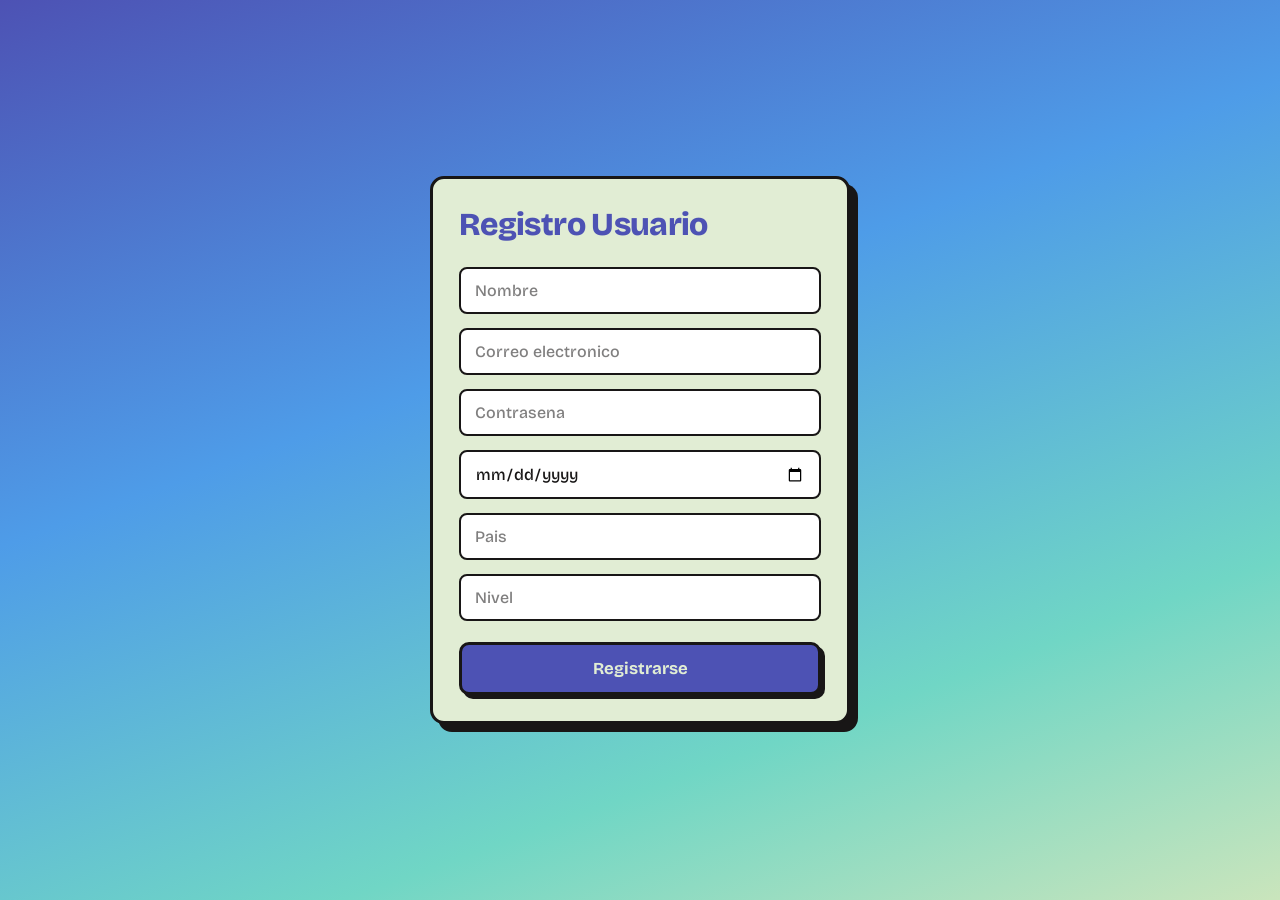
<file: registro.html>
<!DOCTYPE html>
<html lang="es">
<head>
    <meta charset="UTF-8">
    <meta name="viewport" content="width=device-width, initial-scale=1">
    <title>Registro de Usuario</title>

    <link rel="preconnect" href="https://fonts.googleapis.com">
    <link rel="preconnect" href="https://fonts.gstatic.com" crossorigin>
    <link href="https://fonts.googleapis.com/css2?family=Bricolage+Grotesque:wght@500;700;800&display=swap" rel="stylesheet">
    <link rel="stylesheet" href="regisro.css">
</head>

<body>

    <div class="formulario">
        <h2>Registro Usuario</h2>

        <form id="formRegistro">
            <input type="text" name="nombre" placeholder="Nombre" required>

            <input type="email" name="email" placeholder="Correo electronico" required>

            <input type="password" name="contrasena" maxlength="6" placeholder="Contrasena" required>

            <input type="date" name="fecha_nac" required>

            <input type="text" name="pais" placeholder="Pais" required>

            <input type="number" name="nivel" min="1" max="99" placeholder="Nivel" required>

            <button type="submit">Registrarse</button>
        </form>

        <div id="mensaje"></div>
    </div>

    <script>
        document.getElementById("formRegistro")
        .addEventListener("submit", async function (e) {

            e.preventDefault();

            const datos = {
                nombre: this.nombre.value,
                email: this.email.value,
                contrasena: this.contrasena.value,
                fecha_nac: this.fecha_nac.value,
                pais: this.pais.value,
                nivel: this.nivel.value
            };

            try {
                const respuesta = await fetch("registro.php", {
                    method: "POST",
                    headers: { "Content-Type": "application/json" },
                    body: JSON.stringify(datos)
                });

                const resultado = await respuesta.json();

                document.getElementById("mensaje").innerHTML = resultado.mensaje;

                if (resultado.estado) {
                    this.reset();
                    setTimeout(() => {
                        window.location.href = resultado.redirect || "unidad1.html";
                    }, 800);
                }

            } catch (error) {
                console.error(error);
            }
        });
    </script>

</body>
</html>
</file>
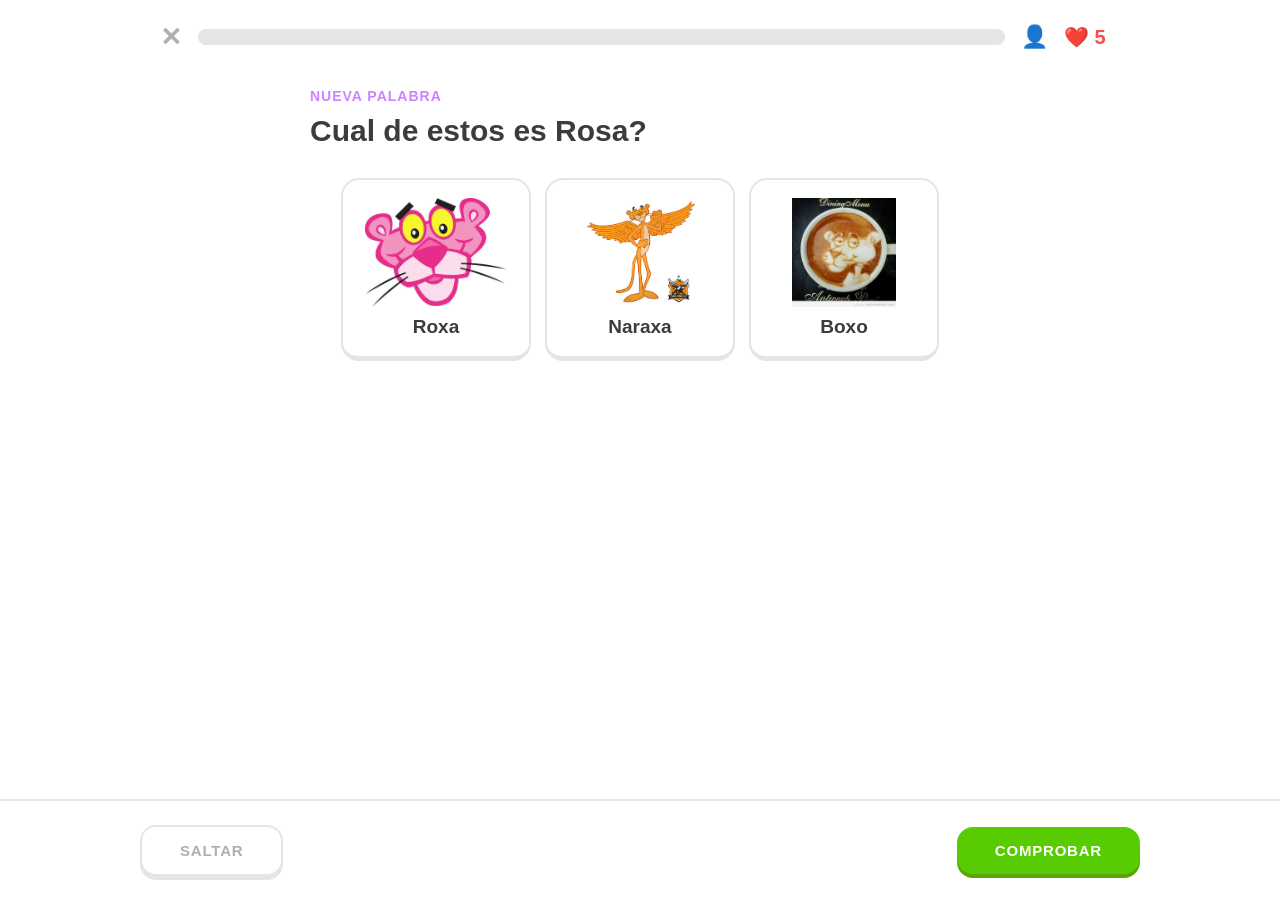
<file: unidad1.html>
<!DOCTYPE html>
<html lang="es">
<head>
    <meta charset="UTF-8">
    <meta name="viewport" content="width=device-width, initial-scale=1.0">
    <title>Aprendiendo...</title>
    <link rel="stylesheet" href="duolingo.css">
</head>
<body>

<header class="topbar">
    <a href="index.html" class="cerrar" title="Salir">✕</a>
    <div class="progreso-barra"><div class="progreso-relleno" id="progresoRelleno"></div></div>
    <span class="progreso-texto" id="progresoTexto">0%</span>
    <a href="perfil.html" class="enlace-perfil" title="Mi perfil">👤</a>
    <span id="vidas">❤️ 5</span>
</header>

<div id="gameover">
    <div class="gameover-caja">
        <h1>💔 Te quedaste sin vidas</h1>
        <p>No te rindas, intentalo otra vez!</p>
        <button class="comprobar" onclick="location.reload()">INTENTAR DE NUEVO</button>
    </div>
</div>

<!-- LECCION 1 -->
<section id="leccion1" class="activa">
    <h3>Nueva palabra</h3>
    <h1>Cual de estos es Rosa?</h1>
    <div class="container">
        <div class="card" data-audio="audio2" data-correcta="true"><img src="img/rosa.png" alt="rosa"><h3>Roxa</h3></div>
        <div class="card" data-audio="audio1"><img src="img/naranja.jpg" alt="naranja"><h3>Naraxa</h3></div>
        <div class="card" data-audio="audio3"><img src="img/cafe.png" alt="cafe"><h3>Boxo</h3></div>
    </div>
    <div class="botones">
        <button class="comprobar" onclick="comprobar()">COMPROBAR</button>
        <button class="saltar" onclick="siguiente()">SALTAR</button>
    </div>
    <p class="resultado"></p>
</section>

<!-- LECCION 2 -->
<section id="leccion2">
    <h3>Nueva palabra</h3>
    <h1>Cual de estos es el Cafe?</h1>
    <div class="container">
        <div class="card" data-audio="audio1"><img src="img/naranja.jpg" alt="naranja"><h3>Naraxa</h3></div>
        <div class="card" data-audio="audio3" data-correcta="true"><img src="img/cafe.png" alt="cafe"><h3>Boxo</h3></div>
        <div class="card"><img src="img/verde.png" alt="verde"><h3>K'apaxi</h3></div>
    </div>
    <div class="botones">
        <button class="comprobar" onclick="comprobar()">COMPROBAR</button>
        <button class="saltar" onclick="siguiente()">SALTAR</button>
    </div>
    <p class="resultado"></p>
</section>

<!-- LECCION 3 -->
<section id="leccion3">
    <h3>Nueva palabra</h3>
    <h1>Cual de estos es un Te?</h1>
    <div class="container">
        <div class="card" data-audio="audio1"><img src="img/naranja.jpg" alt="naranja"><h3>Naraxa</h3></div>
        <div class="card" data-audio="audio3"><img src="img/cafe.png" alt="cafe"><h3>Boxo</h3></div>
        <div class="card" data-correcta="true"><img src="img/te.jpg" alt="te"><h3>Uthe</h3></div>
    </div>
    <div class="botones">
        <button class="comprobar" onclick="comprobar()">COMPROBAR</button>
        <button class="saltar" onclick="siguiente()">SALTAR</button>
    </div>
    <p class="resultado"></p>
</section>

<!-- LECCION 4 -->
<section id="leccion4">
    <h3>Traduzcamos la palabra</h3>
    <h1>Que significa BOXO en español?</h1>
    <div class="container">
        <div class="card"><h3>Naranja</h3></div>
        <div class="card" data-correcta="true"><h3>Cafe</h3></div>
        <div class="card"><h3>Verde</h3></div>
    </div>
    <div class="botones">
        <button class="comprobar" onclick="comprobar()">COMPROBAR</button>
        <button class="saltar" onclick="siguiente()">SALTAR</button>
    </div>
    <p class="resultado"></p>
</section>

<!-- LECCION 5 -->
<section id="leccion5" data-respuesta="te">
    <h3>Traduzcamos la palabra</h3>
    <h1>Escribe UTHE en español</h1>
    <input type="text" class="entrada" placeholder="Escribe aqui..." autocomplete="off">
    <div class="botones">
        <button class="comprobar" onclick="comprobar()">COMPROBAR</button>
        <button class="saltar" onclick="siguiente()">SALTAR</button>
    </div>
    <p class="resultado"></p>
</section>

<audio id="audio1" src="audio/Naranxa.ogg"></audio>
<audio id="audio2" src="audio/Roxa.ogg"></audio>
<audio id="audio3" src="audio/boxo.ogg"></audio>

<script>
const $ = (s, el = document) => el.querySelector(s);
const norm = t => t.trim().toLowerCase().normalize("NFD").replace(/[\u0300-\u036f]/g, "");
const TOTAL = document.querySelectorAll("section").length;
let actual = 1, puntaje = 0, vidas = 5, comprobado = false;

const sec = () => $("#leccion" + actual);

function actualizarVidas(animar) {
    const el = $("#vidas");
    el.textContent = vidas > 0 ? "❤️ " + vidas : "💔 0";
    if (animar) { el.classList.remove("perdida"); void el.offsetWidth; el.classList.add("perdida"); }
}

function mensaje(titulo, detalle) {
    const r = $(".resultado", sec());
    r.textContent = titulo;
    if (detalle) r.insertAdjacentHTML("beforeend", `<small>${detalle}</small>`);
}

// Seleccionar tarjeta (y reproducir audio si lo tiene)
document.addEventListener("click", e => {
    const card = e.target.closest(".card");
    if (!card || comprobado) return;
    card.closest("section").querySelectorAll(".card").forEach(c => c.classList.remove("seleccionada"));
    card.classList.add("seleccionada");

    const audio = document.getElementById(card.dataset.audio);
    if (audio) { audio.currentTime = 0; audio.play().catch(() => {}); }
});

// Enter = comprobar
document.addEventListener("keydown", e => {
    if (e.key === "Enter" && e.target.matches(".entrada")) comprobar();
});

function comprobar() {
    if (comprobado) return siguiente();

    const s = sec();
    let acerto, correcto = "";

    if (s.dataset.respuesta) {
        const valor = $("input", s).value;
        if (!valor.trim()) return mensaje("Escribe una respuesta primero.");
        acerto = norm(valor) === norm(s.dataset.respuesta);
        correcto = s.dataset.respuesta.toUpperCase();
    } else {
        const elegida = $(".card.seleccionada", s);
        if (!elegida) return mensaje("Elige una opcion primero.");
        acerto = elegida.dataset.correcta === "true";
        elegida.classList.replace("seleccionada", acerto ? "correcta" : "incorrecta");
        if (!acerto) {
            const buena = $('.card[data-correcta="true"]', s);
            buena.classList.add("correcta");
            correcto = $("h3", buena).textContent.trim();
        }
    }

    comprobado = true;

    if (acerto) {
        puntaje += 10;
        s.classList.add("ok");
        mensaje("Excelente! 🎉");
    } else {
        vidas--;
        actualizarVidas(true);
        s.classList.add("mal");
        mensaje("Incorrecto", "Respuesta correcta: " + correcto);
        if (vidas <= 0) return $("#gameover").classList.add("visible");
    }
    $(".comprobar", s).textContent = "CONTINUAR";
}

function siguiente() {
    comprobado = false;
    sec().classList.remove("activa");
    const pct = Math.round(actual / TOTAL * 100);
    $("#progresoRelleno").style.width = pct + "%";
    $("#progresoTexto").textContent = pct + "%";

    if (actual >= TOTAL) return final();
    actual++;
    sec().classList.add("activa");
    scrollTo(0, 0);
}

function final() {
    if (puntaje <= 0) {
        alert("Terminaste la leccion, pero no ganaste puntos. Intentalo otra vez!");
        return location.href = "index.html";
    }
    fetch("actualizar_progreso.php", {
        method: "POST",
        headers: { "Content-Type": "application/json" },
        body: JSON.stringify({ experienciaGanada: puntaje })
    })
    .then(r => r.json())
    .then(d => {
        if (d.success) {
            alert(`🎉 Felicidades!\n\nGanaste ${puntaje} puntos.\nTu progreso ha sido actualizado.`);
            location.href = "index.html";
        } else {
            alert("Error: " + d.mensaje);
            if (norm(d.mensaje || "").includes("iniciar sesion")) location.href = "login.html";
        }
    })
    .catch(() => alert(`Terminaste la leccion con ${puntaje} puntos, pero hubo un error de conexion con el servidor.`));
}

actualizarVidas();
</script>

</body>
</html>
</file>
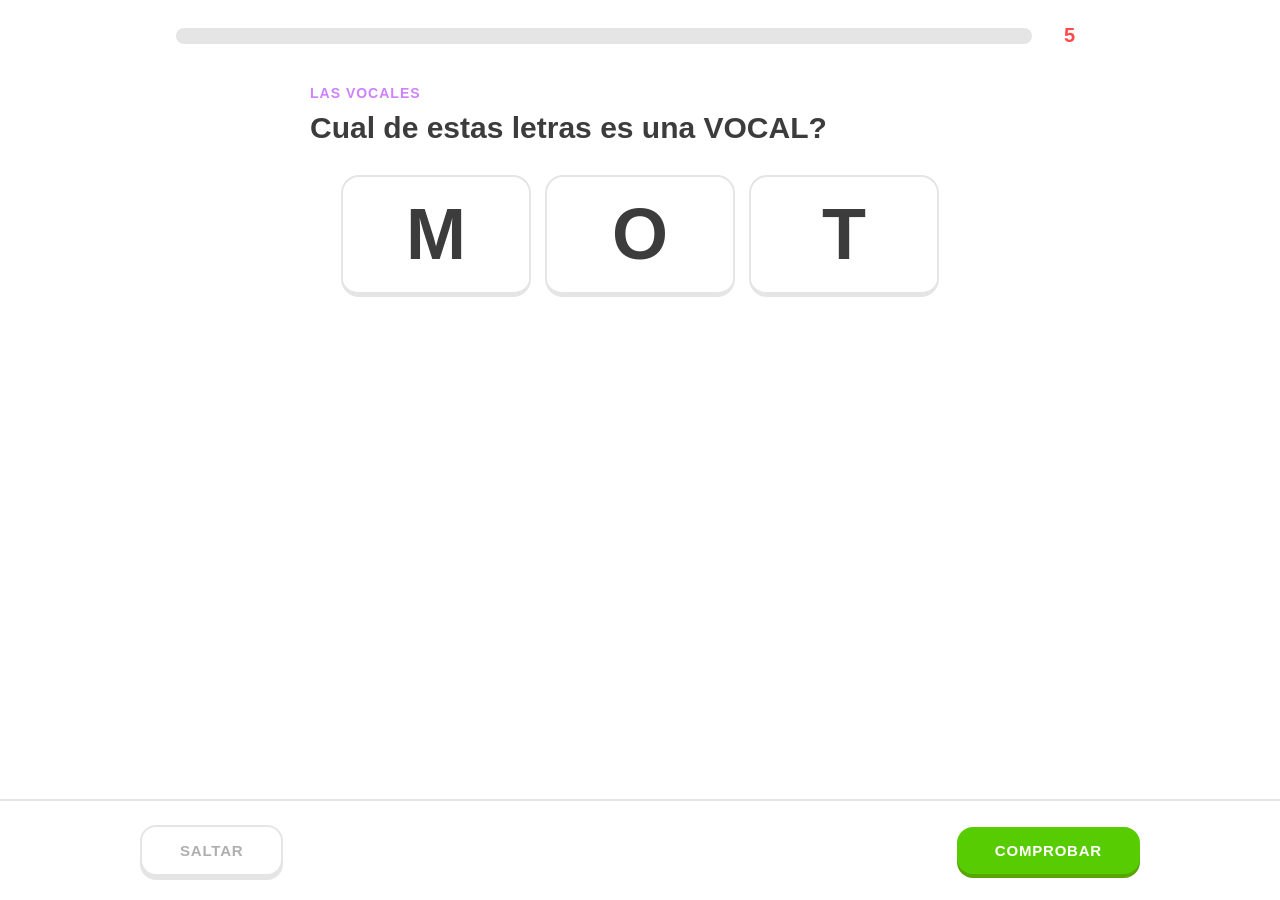
<file: vocales.html>
<!DOCTYPE html>
<html lang="es">
<head>
    <title>Vocales</title>
    <link rel="stylesheet" href="duolingo.css">
</head>
<body>

<header class="topbar">
    <a href="index.html" class="cerrar" title="Salir"></a>
    <div class="progreso-barra"><div class="progreso-relleno" id="progresoRelleno"></div></div>
    <span class="progreso-texto" id="progresoTexto">0%</span>
    <a href="perfil.html" class="enlace-perfil" title="Mi perfil"></a>
    <span id="vidas"> 5</span>
</header>

<div id="gameover">
    <div class="gameover-caja">
        <h1> Te quedaste sin vidas</h1>
        <p>No te rindas, intentalo otra vez!</p>
        <button class="comprobar" onclick="location.reload()">INTENTAR DE NUEVO</button>
    </div>
</div>

<!-- LECCION 1 -->
<section id="leccion1" class="activa">
    <h3>Las vocales</h3>
    <h1>Cual de estas letras es una VOCAL?</h1>
    <div class="container">
        <div class="card"><nav class="letra-grande">M</nav></div>
        <div class="card" data-correcta="true"><nav class="letra-grande">O</nav></div>
        <div class="card"><nav class="letra-grande">T</nav></div>
    </div>
    <div class="botones">
        <button class="comprobar" onclick="comprobar()">COMPROBAR</button>
        <button class="saltar" onclick="siguiente()">SALTAR</button>
    </div>
    <p class="resultado"></p>
</section>

<!-- LECCION 2 -->
<section id="leccion2">
    <h3>Las vocales</h3>
    <h1>Con que vocal empieza AGUA (Dehe)? </h1>
    <div class="container">
        <div class="card" data-correcta="true"><nav class="letra-grande">A</nav></div>
        <div class="card"><nav class="letra-grande">E</nav></div>
        <div class="card"><nav class="letra-grande">U</nav></div>
    </div>
    <div class="botones">
        <button class="comprobar" onclick="comprobar()">COMPROBAR</button>
        <button class="saltar" onclick="siguiente()">SALTAR</button>
    </div>
    <p class="resultado"></p>
</section>

<!-- LECCION 3 -->
<section id="leccion3">
    <h3>Las vocales</h3>
    <h1>Con que vocal empieza ESTRELLA (Se)? </h1>
    <div class="container">
        <div class="card"><nav class="letra-grande">I</nav></div>
        <div class="card"><nav class="letra-grande">O</nav></div>
        <div class="card" data-correcta="true"><nav class="letra-grande">E</nav></div>
    </div>
    <div class="botones">
        <button class="comprobar" onclick="comprobar()">COMPROBAR</button>
        <button class="saltar" onclick="siguiente()">SALTAR</button>
    </div>
    <p class="resultado"></p>
</section>

<!-- LECCION 4 -->
<section id="leccion4">
    <h3>Las vocales</h3>
    <h1>Cual de estas palabras empieza con la vocal U?</h1>
    <div class="container">
        <div class="card"><nav class="emoji"></nav><h3>Isla  Hai</h3></div>
        <div class="card"><nav class="emoji"></nav><h3>Oreja  Ngu</h3></div>
        <div class="card" data-correcta="true"><nav class="emoji"></nav><h3>Una  Y'ofri</h3></div>
    </div>
    <div class="botones">
        <button class="comprobar" onclick="comprobar()">COMPROBAR</button>
        <button class="saltar" onclick="siguiente()">SALTAR</button>
    </div>
    <p class="resultado"></p>
</section>

<!-- LECCION 5 -->
<section id="leccion5" data-respuesta="i">
    <h3>Escribe la vocal</h3>
    <h1>Con que vocal empieza ISLA (Hai)? </h1>
    <input type="text" class="entrada" placeholder="Escribe aqui..." autocomplete="off" maxlength="1">
    <div class="botones">
        <button class="comprobar" onclick="comprobar()">COMPROBAR</button>
        <button class="saltar" onclick="siguiente()">SALTAR</button>
    </div>
    <p class="resultado"></p>
</section>

<script>
const $ = (s, el = document) => el.querySelector(s);
const norm = t => t.trim().toLowerCase().normalize("NFD").replace(/[\u0300-\u036f]/g, "");
const TOTAL = document.querySelectorAll("section").length;
let actual = 1, puntaje = 0, vidas = 5, comprobado = false;

const sec = () => $("#leccion" + actual);

function actualizarVidas(animar) {
    const el = $("#vidas");
    el.textContent = vidas > 0 ? " " + vidas : " 0";
    if (animar) { el.classList.remove("perdida"); void el.offsetWidth; el.classList.add("perdida"); }
}

function mensaje(titulo, detalle) {
    const r = $(".resultado", sec());
    r.textContent = titulo;
    if (detalle) r.insertAdjacentHTML("beforeend", `<small>${detalle}</small>`);
}

// Seleccionar tarjeta
document.addEventListener("click", e => {
    const card = e.target.closest(".card");
    if (!card || comprobado) return;
    card.closest("section").querySelectorAll(".card").forEach(c => c.classList.remove("seleccionada"));
    card.classList.add("seleccionada");
});

// Enter = comprobar
document.addEventListener("keydown", e => {
    if (e.key === "Enter" && e.target.matches(".entrada")) comprobar();
});

function comprobar() {
    if (comprobado) return siguiente();

    const s = sec();
    let acerto, correcto = "";

    if (s.dataset.respuesta) {
        const valor = $("input", s).value;
        if (!valor.trim()) return mensaje("Escribe una respuesta primero.");
        acerto = norm(valor) === norm(s.dataset.respuesta);
        correcto = s.dataset.respuesta.toUpperCase();
    } else {
        const elegida = $(".card.seleccionada", s);
        if (!elegida) return mensaje("Elige una opcion primero.");
        acerto = elegida.dataset.correcta === "true";
        elegida.classList.replace("seleccionada", acerto ? "correcta" : "incorrecta");
        if (!acerto) {
            const buena = $('.card[data-correcta="true"]', s);
            buena.classList.add("correcta");
            correcto = $("h3, .letra-grande", buena).textContent.trim();
        }
    }

    comprobado = true;

    if (acerto) {
        puntaje += 10;
        s.classList.add("ok");
        mensaje("Excelente! ");
    } else {
        vidas--;
        actualizarVidas(true);
        s.classList.add("mal");
        mensaje("Incorrecto", "Respuesta correcta: " + correcto);
        if (vidas <= 0) return $("#gameover").classList.add("visible");
    }
    $(".comprobar", s).textContent = "CONTINUAR";
}

function siguiente() {
    comprobado = false;
    sec().classList.remove("activa");
    const pct = Math.round(actual / TOTAL * 100);
    $("#progresoRelleno").style.width = pct + "%";
    $("#progresoTexto").textContent = pct + "%";

    if (actual >= TOTAL) return final();
    actual++;
    sec().classList.add("activa");
    scrollTo(0, 0);
}

function final() {
    if (puntaje <= 0) {
        alert("Terminaste la leccion, pero no ganaste puntos. Intentalo otra vez!");
        return location.href = "index.html";
    }
    fetch("actualizar_progreso.php", {
        method: "POST",
        headers: { "Content-Type": "application/json" },
        body: JSON.stringify({ experienciaGanada: puntaje })
    })
    .then(r => r.json())
    .then(d => {
        if (d.success) {
            alert(`🎉 Felicidades!\n\nGanaste ${puntaje} puntos.\nTu progreso ha sido actualizado.`);
            location.href = "index.html";
        } else {
            alert("Error: " + d.mensaje);
            if (norm(d.mensaje || "").includes("iniciar sesion")) location.href = "login.html";
        }
    })
    .catch(() => alert(`Terminaste la leccion con ${puntaje} puntos, pero hubo un error de conexion con el servidor.`));
}

actualizarVidas();
</script>

</body>
</html>
</file>
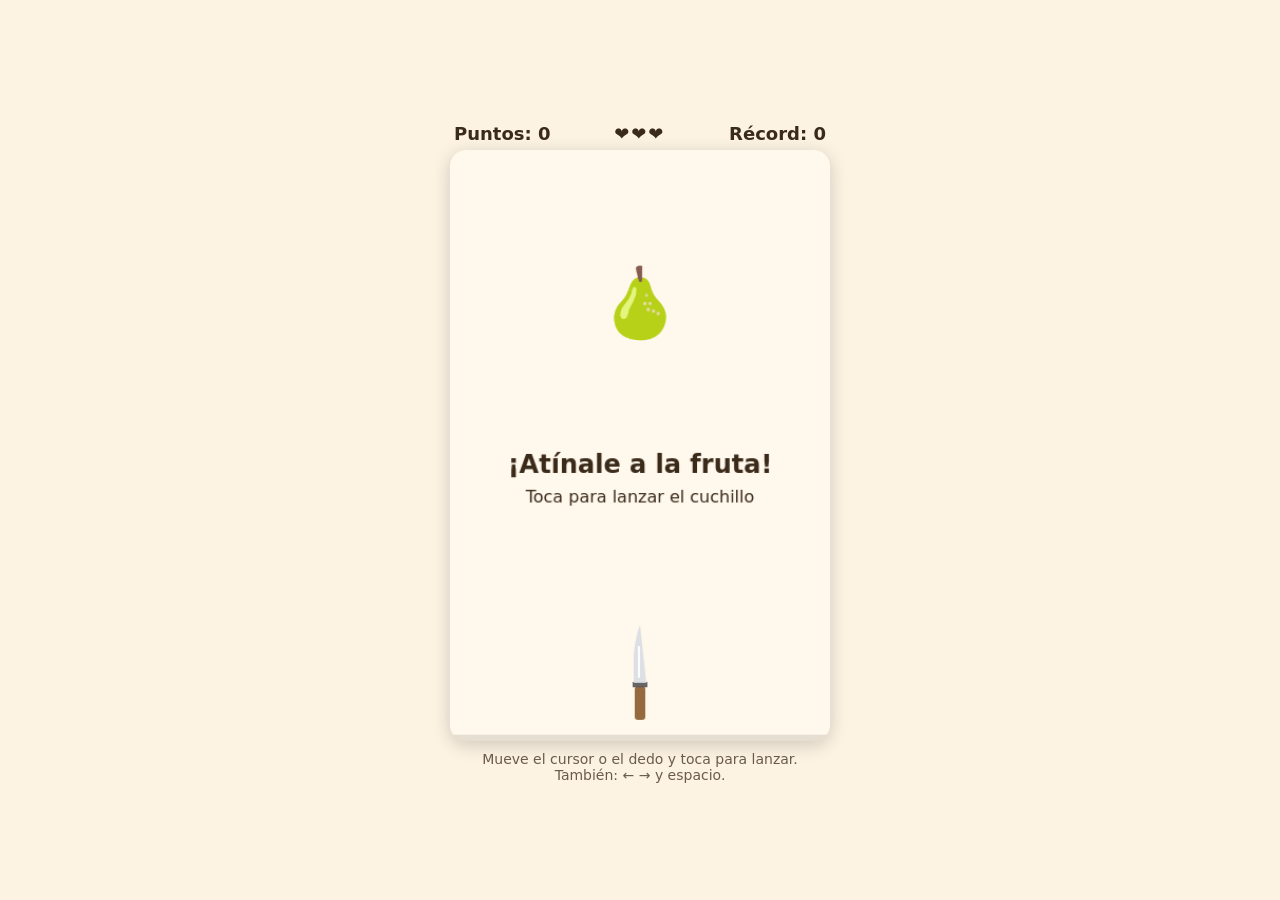
<file: juegos/Play/frutas.html>
<!DOCTYPE html>
<html lang="es">
<head>
<meta charset="utf-8">
<meta name="viewport" content="width=device-width, initial-scale=1, viewport-fit=cover">
<title>Cuchillo a la fruta</title>
<style>
:root{--bg:#fdf3e3;--fg:#3a2a1a;--card:#fff8ec;--acc:#e5484d;box-sizing:border-box;padding-top:env(safe-area-inset-top,0px);padding-bottom:env(safe-area-inset-bottom,0px)}
@media (prefers-color-scheme:dark){:root:not([data-theme="light"]){--bg:#1d1812;--fg:#f4e6d0;--card:#2a2219;--acc:#ff6b70}}
:root[data-theme="dark"]{--bg:#1d1812;--fg:#f4e6d0;--card:#2a2219;--acc:#ff6b70}
html{height:100%}
body{margin:0;min-height:100%;background:var(--bg);color:var(--fg);font-family:system-ui,-apple-system,"Segoe UI",sans-serif;display:flex;flex-direction:column;align-items:center;justify-content:center}
</style>
</head>
<body>
<div style="width:min(92vw,380px);text-align:center">
  <div style="display:flex;justify-content:space-between;align-items:center;font-weight:700;font-size:18px;padding:6px 4px">
    <span>Puntos: <span id="pts">0</span></span>
    <span id="vidas" style="letter-spacing:2px">❤️❤️❤️</span>
    <span>Récord: <span id="rec">0</span></span>
  </div>
  <canvas id="c" style="width:100%;border-radius:16px;background:var(--card);touch-action:none;display:block;box-shadow:0 4px 18px rgba(0,0,0,.18);cursor:crosshair"></canvas>
  <p style="font-size:14px;opacity:.75;margin:10px 0 0">Mueve el cursor o el dedo y toca para lanzar. También: ← → y espacio.</p>
</div>
<script>
const cv=document.getElementById('c'),ctx=cv.getContext('2d');
const W=360,H=560,dpr=window.devicePixelRatio||1;
cv.width=W*dpr;cv.height=H*dpr;ctx.scale(dpr,dpr);
const $=id=>document.getElementById(id);
const FRUTAS=['🍎','🍉','🍊','🍓','🍍','🍑','🍐','🍋'];
let best=0;try{best=+localStorage.getItem('cf_best')||0}catch(e){}
$('rec').textContent=best;
let s;
function reset(){s={score:0,lives:3,state:'ready',kx:W/2,knife:null,parts:[],msg:'',msgT:0,f:newFruit(0)};ui()}
function newFruit(n){return{x:W/2,t:Math.random()*6,vx:(Math.random()<.5?-1:1)*(1.6+Math.min(n,15)*.22),e:FRUTAS[Math.floor(Math.random()*FRUTAS.length)],r:34,y:150}}
function ui(){$('pts').textContent=s.score;$('vidas').textContent=s.lives>0?'❤️'.repeat(s.lives):'💀'}
function throwK(){
  if(s.state==='over'){reset();return}
  if(s.state==='ready')s.state='play';
  if(!s.knife)s.knife={x:s.kx,y:H-70,v:-14};
}
function pos(e){const r=cv.getBoundingClientRect();return(e.clientX-r.left)*W/r.width}
cv.addEventListener('pointermove',e=>{s.kx=Math.max(20,Math.min(W-20,pos(e)))});
cv.addEventListener('pointerdown',e=>{s.kx=Math.max(20,Math.min(W-20,pos(e)));throwK()});
addEventListener('keydown',e=>{
  if(e.key==='ArrowLeft')s.kx=Math.max(20,s.kx-18);
  if(e.key==='ArrowRight')s.kx=Math.min(W-20,s.kx+18);
  if(e.code==='Space'){e.preventDefault();throwK()}
});
function splash(f){
  for(let i=0;i<2;i++)s.parts.push({k:'half',e:f.e,x:f.x,y:f.y,vx:(i?1:-1)*(2+Math.random()*2),vy:-4,a:0,va:(i?1:-1)*.2,side:i,life:60});
  for(let i=0;i<14;i++)s.parts.push({k:'dot',x:f.x,y:f.y,vx:(Math.random()-.5)*9,vy:(Math.random()-.8)*8,life:40});
}
function say(t){s.msg=t;s.msgT=45}
function update(){
  if(s.state==='play'){
    const f=s.f;f.t+=.03;f.x+=f.vx;
    if(f.x<f.r||f.x>W-f.r)f.vx*=-1;
    f.y=150+Math.sin(f.t*2)*45;
    const k=s.knife;
    if(k){
      k.y+=k.v;
      if(Math.hypot(k.x-f.x,(k.y-40)-f.y)<f.r+6||Math.hypot(k.x-f.x,k.y-f.y)<f.r){
        splash(f);s.score++;s.knife=null;say('¡Dio en el blanco!');
        s.f=newFruit(s.score);
        if(s.score>best){best=s.score;$('rec').textContent=best;try{localStorage.setItem('cf_best',best)}catch(e){}}
        ui();
      }else if(k.y<-60){
        s.knife=null;s.lives--;say('¡Fallaste!');ui();
        if(s.lives<=0)s.state='over';
      }
    }
  }
  s.parts.forEach(p=>{p.x+=p.vx;p.y+=p.vy;p.vy+=.35;p.life--;if(p.k==='half')p.a+=p.va});
  s.parts=s.parts.filter(p=>p.life>0);
  if(s.msgT>0)s.msgT--;
}
function css(v){return getComputedStyle(document.documentElement).getPropertyValue(v).trim()}
function knife(x,y,alpha){
  ctx.save();ctx.translate(x,y);ctx.globalAlpha=alpha||1;
  ctx.fillStyle='#8a5a2b';ctx.beginPath();ctx.roundRect(-5,18,10,32,3);ctx.fill();
  ctx.fillStyle='#555';ctx.fillRect(-7,14,14,5);
  ctx.fillStyle='#d8dde3';ctx.beginPath();ctx.moveTo(-6,15);ctx.lineTo(-6,-12);ctx.quadraticCurveTo(-4,-30,0,-40);ctx.lineTo(6,15);ctx.closePath();ctx.fill();
  ctx.fillStyle='#fff';ctx.fillRect(-2,-20,2,30);
  ctx.restore();
}
function draw(){
  ctx.clearRect(0,0,W,H);
  const fg=css('--fg'),acc=css('--acc');
  ctx.globalAlpha=.12;ctx.fillStyle=fg;ctx.fillRect(0,H-6,W,6);ctx.globalAlpha=1;
  ctx.font='64px serif';ctx.textAlign='center';ctx.textBaseline='middle';
  if(s.state!=='over'||s.parts.length){
    if(s.state!=='over'){ctx.fillText(s.f.e,s.f.x,s.f.y)}
  }
  s.parts.forEach(p=>{
    if(p.k==='half'){
      ctx.save();ctx.translate(p.x,p.y);ctx.rotate(p.a);ctx.globalAlpha=p.life/60;
      ctx.beginPath();ctx.rect(p.side?0:-40,-40,40,80);ctx.clip();
      ctx.fillText(p.e,0,0);ctx.restore();
    }else{
      ctx.globalAlpha=p.life/40;ctx.fillStyle=acc;ctx.beginPath();ctx.arc(p.x,p.y,3,0,7);ctx.fill();
    }
  });
  ctx.globalAlpha=1;
  if(s.knife)knife(s.knife.x,s.knife.y);
  else if(s.state!=='over'){knife(s.kx,H-70,.9)}
  ctx.textAlign='center';ctx.fillStyle=fg;
  if(s.msgT>0){ctx.font='700 22px system-ui,sans-serif';ctx.globalAlpha=Math.min(1,s.msgT/20);ctx.fillText(s.msg,W/2,60);ctx.globalAlpha=1}
  if(s.state==='ready'){ctx.font='700 24px system-ui,sans-serif';ctx.fillText('¡Atínale a la fruta!',W/2,H/2+20);ctx.font='16px system-ui,sans-serif';ctx.fillText('Toca para lanzar el cuchillo',W/2,H/2+50)}
  if(s.state==='over'){
    ctx.font='700 30px system-ui,sans-serif';ctx.fillText('Fin del juego',W/2,H/2-20);
    ctx.font='20px system-ui,sans-serif';ctx.fillText('Puntos: '+s.score,W/2,H/2+16);
    ctx.fillStyle=acc;ctx.font='700 18px system-ui,sans-serif';ctx.fillText('Toca para jugar de nuevo',W/2,H/2+52);
  }
}
function loop(){update();draw();requestAnimationFrame(loop)}
reset();loop();
</script>
</body>
</html>
</file>
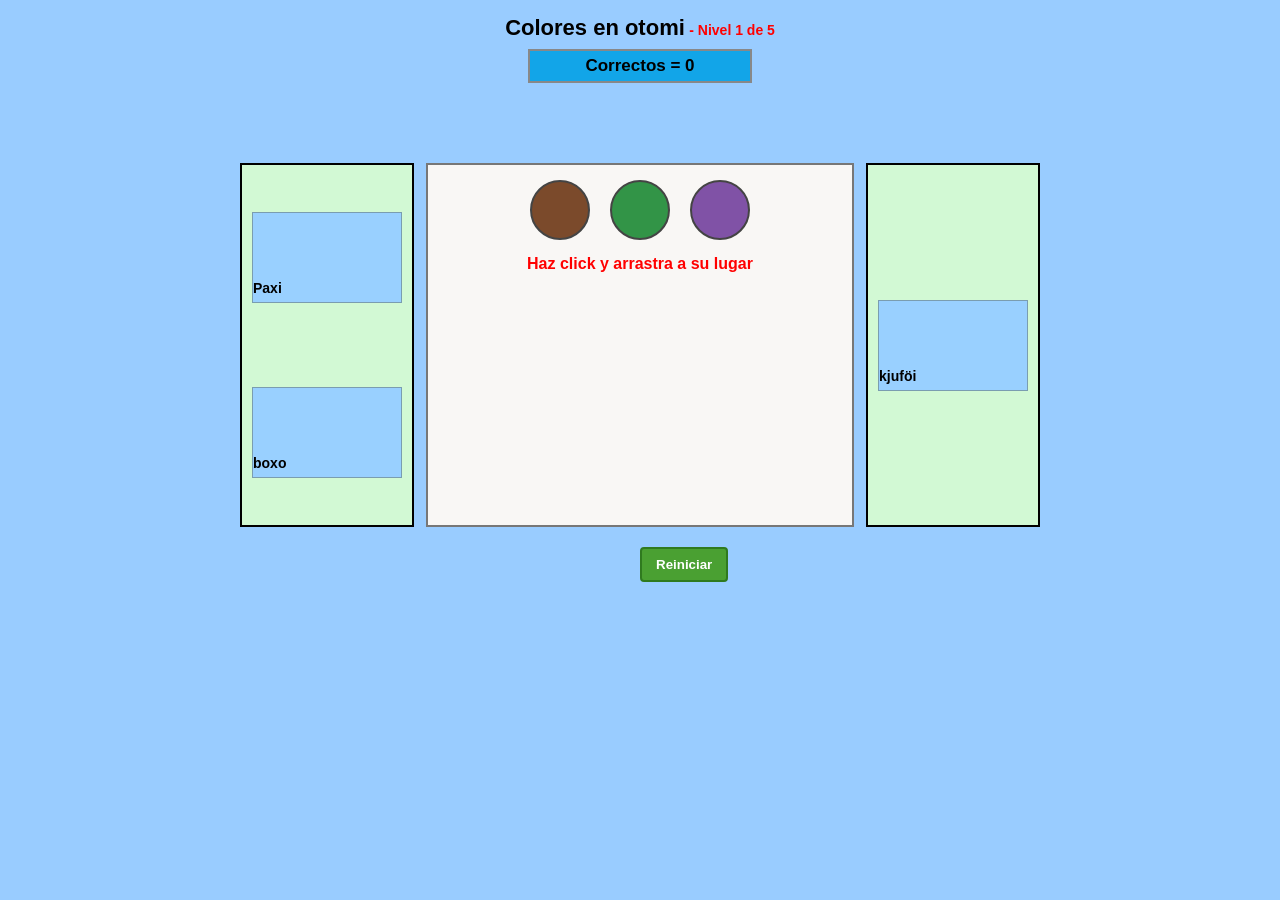
<file: juegos/Play/juego.html>
<!DOCTYPE html>
<html>
<head>
<title>Colores en otomí</title>
<link rel="stylesheet" href="estilo.css">
</head>
<body>

<nav>
    <h1>Colores en otomi</h1>
    <h3 id="nivel"></h3>
    <p>Correctos = <span id="aciertos">0</span></p>
</nav>

<nav>
    <section id="izq"></section>

    <section id="centro">
        <div id="colores"></div>
        <p id="mensaje"></p>
        <button onclick="iniciar()">Reiniciar</button>
        <button id="siguiente" onclick="avanzar()" hidden>Siguiente nivel</button>
    </section>

    <section id="der"></section>
</nav>

<script>
const datos = [
    ["Morado", "kjuföi", "#8052a6"],
    ["Verde", "Paxi", "#329447"],
    ["Cafe", "boxo", "#7b4a2b"],
    ["Blanco", "t'axi", "#ffffff"],
    ["Gris", "Gospi", "#a6a6a6"],
    ["Pinto", "bindo", "#d2b08c"],
    ["Amarillo", "k'axti", "#f5d21c"],
    ["Azul", "k'angi", "#2e70d1"],
    ["Rosa", "roxa", "#ef8db2"],
    ["Naranja", "naranxa", "#f29a12"],
    ["Negro", "bot'i", "#222222"],
    ["Rojo", "Theni", "#d82e35"]
];

const cantidades = [3, 5, 7, 10, 12];
let nivel = 0;
let aciertos = 0;
let total = 0;

function mezclar(lista) {
    return [...lista].sort(() => Math.random() - 0.5);
}

function iniciar() {
    const lista = datos.slice(0, cantidades[nivel]);
    const mitad = Math.ceil(lista.length / 2);
    aciertos = 0;
    total = lista.length;

    // Se vacía todo
    document.getElementById("colores").innerHTML = "";
    document.getElementById("izq").innerHTML = "";
    document.getElementById("der").innerHTML = "";
    document.getElementById("nivel").textContent = "Nivel " + (nivel + 1) + " de 5";
    document.getElementById("aciertos").textContent = 0;
    document.getElementById("mensaje").textContent = "Haz click y arrastra a su lugar";
    document.getElementById("siguiente").hidden = true;

    // Círculos de colores (al centro)
    for (const c of mezclar(lista)) {
        const circulo = document.createElement("button");
        circulo.className = "color";
        circulo.id = "c-" + c[0];
        circulo.style.background = c[2];
        circulo.draggable = true;
        circulo.ondragstart = e => e.dataTransfer.setData("color", c[0]);
        document.getElementById("colores").appendChild(circulo);
    }

    // Nombres en otomí (a los lados)
    mezclar(lista).forEach((c, i) => {
        const casilla = document.createElement("span");
        casilla.className = "casilla";

        const palabra = document.createElement("button");
        palabra.className = "palabra";
        palabra.appendChild(casilla);
        palabra.appendChild(document.createTextNode(c[1]));

        palabra.ondragover = e => e.preventDefault();
        palabra.ondrop = e => soltar(e, palabra, casilla, c);

        if (i < mitad) {
            document.getElementById("izq").appendChild(palabra);
        } else {
            document.getElementById("der").appendChild(palabra);
        }
    });
}

function soltar(e, palabra, casilla, c) {
    e.preventDefault();

    // Si se equivoca
    if (e.dataTransfer.getData("color") != c[0]) {
        document.getElementById("mensaje").textContent = "Intenta otra vez.";
        return;
    }

    // Si acierta
    casilla.style.background = c[2];
    palabra.disabled = true;
    document.getElementById("c-" + c[0]).disabled = true;

    aciertos++;
    document.getElementById("aciertos").textContent = aciertos;
    document.getElementById("mensaje").textContent = "¡Correcto!";

    if (aciertos == total) {
        document.getElementById("mensaje").textContent = "¡Nivel completado!";
        document.getElementById("siguiente").hidden = false;
    }
}

function avanzar() {
    nivel = (nivel + 1) % 5;
    iniciar();
}

iniciar();
</script>
</body>
</html>
</file>
<file: index.css>
:root {
    --oscuro: #0F4C5C;
    --medio: #187C81;
    --vivo: #2A9D8F;
    --suave: #A8DADC;
    --naranja: #F97316;
    --durazno: #FDBA74;
    --rojo: #DC2626;
    --crema: #FFE4C7;
    --marfil: #FFF7ED;
    --texto: #181616;
}

* { box-sizing: border-box; }

html {
    scroll-behavior: smooth;
    scroll-padding-top: 90px;
}

body {
    margin: 0;
    font-family: "Segoe UI", system-ui, Arial, sans-serif;
    line-height: 1.6;
    background: linear-gradient(var(--marfil), var(--crema)) fixed;
    color: var(--texto);
}

:focus-visible { outline: 2px solid var(--naranja); }

.sidebar {
    position: fixed;
    inset: 0 auto 0 0;
    width: 230px;
    padding: 24px 16px;
    background: var(--oscuro);
    border-right: 5px solid var(--naranja);
    overflow-y: auto;
}

.logo {
    margin-bottom: 28px;
    text-align: center;
    font-size: 1.5rem;
    font-weight: 800;
    color: var(--durazno);
}

.menu-links {
    list-style: none;
    margin: 0;
    padding: 0;
}

.menu-links li { margin-bottom: 6px; }

.menu-links a {
    display: block;
    padding: 12px 16px;
    border-radius: 12px;
    color: var(--marfil);
    text-decoration: none;
    font-weight: 700;
    transition: .2s;
}

.menu-links a:hover {
    background: var(--medio);
    color: var(--marfil);
}
nav:not(.sidebar) {
    position: sticky;
    top: 14px;
    z-index: 10;
    margin-left: 230px;
    padding: 0 24px;
    pointer-events: none;
}

nav:not(.sidebar) ul {
    pointer-events: auto;
    display: flex;
    gap: 4px;
    max-width: 760px;
    margin: 0 auto;
    padding: 8px 12px;
    list-style: none;
    background: var(--marfil);
    border-radius: 999px;
    box-shadow: 0 8px 20px rgba(15, 76, 92, .18);
    overflow-x: auto;
    scrollbar-width: none;
}

nav:not(.sidebar) li { flex: 1 1 auto; }

nav:not(.sidebar) a {
    display: block;
    padding: 10px 22px;
    border-radius: 999px;
    text-align: center;
    white-space: nowrap;
    font-size: .9rem;
    font-weight: 500;
    color: var(--oscuro);
    text-decoration: none;
    transition: .3s;
}

nav:not(.sidebar) a:hover {
    background: var(--oscuro);
    color: var(--marfil);
}

section {
    margin-left: 230px;
    padding: 48px 40px;
}

h1, h2 {
    margin-top: 0;
    color: var(--oscuro);
}

h2 {
    display: inline-block;
    padding-bottom: 10px;
    border-bottom: 4px solid var(--acento);
}

strong {
    background: linear-gradient(transparent 60%, rgba(249, 115, 22, .3) 60%);
}


#inicio {
    --acento: var(--naranja);
    max-width: 1100px;
}

#lugares {
    --acento: var(--vivo);
    --claro: var(--suave);
}

#platillos {
    --acento: var(--naranja);
    --claro: var(--durazno);
}

#tradiciones {
    --acento: var(--rojo);
    --claro: var(--crema);
}


.image { display: flex; justify-content: center; }

.image img {
    width: 100%;
    max-width: 360px;
    border: 4px solid var(--oscuro);
    border-radius: 20px;
}


section:not(#inicio) {
    display: grid;
    grid-template-columns: repeat(auto-fit, minmax(260px, 320px));
    justify-content: center;
    gap: 24px;
}

section:not(#inicio) h2 {
    grid-column: 1 / -1;
    justify-self: center;
    margin: 0;
}

.lugar {
    display: grid;
    grid-template-rows: 1fr auto auto;
    height: 470px;
    overflow: hidden;
    border-radius: 20px;
    border-bottom: 8px solid var(--acento);
    background: var(--oscuro);
    box-shadow: 0 6px 18px rgba(15, 76, 92, .25);
}

.imagen {
    grid-area: 1 / 1 / 4;
    position: relative;
}

.imagen img {
    display: block;
    width: 100%;
    height: 100%;
    object-fit: cover;
}

.imagen::after {
    content: "";
    position: absolute;
    inset: 0;
    background: linear-gradient(transparent 30%, rgba(15, 76, 92, .92));
}

.lugar h3,
.lugar p {
    z-index: 2;
    margin: 0;
    padding: 0 18px 6px;
}

.lugar h3 {
    align-self: end;
    font-size: 1.2rem;
    color: var(--claro);
}

.lugar p {
    padding-bottom: 18px;
    font-size: .9rem;
    line-height: 1.4;
    color: var(--marfil);
}
</file>
<file: duolingo.css>
:root {
    --verde: #58cc02;
    --verde-osc: #58a700;
    --verde-claro: #d7ffb8;
    --rojo: #ff4b4b;
    --rojo-osc: #ea2b2b;
    --rojo-claro: #ffdfe0;
    --azul: #1cb0f6;
    --azul-borde: #84d8ff;
    --azul-claro: #ddf4ff;
    --morado: #ce82ff;
    --gris-borde: #e5e5e5;
    --gris-texto: #afafaf;
    --texto: #3c3c3c;
    --texto-suave: #777777;
}

* { box-sizing: border-box; }

body {
    margin: 0;
    padding-bottom: 150px; /* espacio para la barra inferior */
    font-family: "Nunito", "Segoe UI", Arial, sans-serif;
    background: #fff;
    color: var(--texto);
}

/* ===== Barra superior: salir · progreso · perfil · vidas ===== */
.topbar {
    display: flex;
    align-items: center;
    gap: 16px;
    max-width: 1000px;
    margin: 0 auto;
    padding: 24px 20px 10px;
}

.cerrar {
    font-size: 26px;
    font-weight: 800;
    line-height: 1;
    text-decoration: none;
    color: var(--gris-texto);
}
.cerrar:hover { color: var(--texto-suave); }

.progreso-barra {
    flex: 1;
    height: 16px;
    background: var(--gris-borde);
    border-radius: 99px;
    overflow: hidden;
}

.progreso-relleno {
    position: relative;
    height: 100%;
    width: 0%;
    background: var(--verde);
    border-radius: 99px;
    transition: width 0.4s ease;
}
/* brillo de la barra */
.progreso-relleno::after {
    content: "";
    position: absolute;
    left: 8px; right: 8px; top: 4px;
    height: 4px;
    background: rgba(255, 255, 255, 0.35);
    border-radius: 99px;
}

.progreso-texto { display: none; }

.enlace-perfil {
    font-size: 22px;
    text-decoration: none;
}

#vidas {
    min-width: 56px;
    font-size: 20px;
    font-weight: 800;
    color: var(--rojo);
    white-space: nowrap;
}
#vidas.perdida { animation: sacudir 0.4s; }

@keyframes sacudir {
    0%, 100% { transform: translateX(0); }
    25% { transform: translateX(-8px); }
    75% { transform: translateX(8px); }
}

/* ===== Lecciones ===== */
section {
    display: none;
    max-width: 700px;
    margin: 0 auto;
    padding: 28px 20px 20px;
}
section.activa { display: block; }

/* subtítulo morado: "NUEVA PALABRA" */
section > h3 {
    margin: 0 0 8px;
    font-size: 14px;
    font-weight: 800;
    letter-spacing: 1px;
    text-transform: uppercase;
    color: var(--morado);
}

section > h1 {
    margin: 0 0 28px;
    font-size: 30px;
    font-weight: 800;
    line-height: 1.25;
    color: var(--texto);
}

/* ===== Tarjetas de opciones ===== */
.container {
    display: flex;
    justify-content: center;
    flex-wrap: wrap;
    gap: 14px;
}

.card {
    width: 190px;
    padding: 18px 12px;
    background: #fff;
    border: 2px solid var(--gris-borde);
    border-bottom-width: 5px;
    border-radius: 18px;
    text-align: center;
    cursor: pointer;
    user-select: none;
    transition: background 0.15s, border-color 0.15s, transform 0.1s;
}
.card:hover { background: #f7f7f7; }
.card:active { transform: translateY(2px); border-bottom-width: 3px; margin-bottom: 2px; }

.card img {
    display: block;
    max-width: 100%;
    height: 110px;
    margin: 0 auto 8px;
    object-fit: contain;
}

.card h3 {
    margin: 8px 0 0;
    font-size: 19px;
    font-weight: 800;
    color: var(--texto);
}

.card.seleccionada {
    background: var(--azul-claro);
    border-color: var(--azul-borde);
}
.card.seleccionada h3,
.card.seleccionada .letra-grande { color: #1899d6; }

.card.correcta {
    background: var(--verde-claro);
    border-color: var(--verde);
}
.card.incorrecta {
    background: var(--rojo-claro);
    border-color: var(--rojo);
}

.emoji {
    display: block;
    font-size: 64px;
    line-height: 1.2;
}

.letra-grande {
    display: block;
    font-size: 72px;
    font-weight: 900;
    line-height: 1.1;
    color: var(--texto);
}

/* Campo de texto*/
.entrada {
    width: 100%;
    padding: 16px;
    font-family: inherit;
    font-size: 20px;
    font-weight: 700;
    color: var(--texto);
    background: #f7f7f7;
    border: 2px solid var(--gris-borde);
    border-radius: 16px;
    outline: none;
}
.entrada:focus {
    background: var(--azul-claro);
    border-color: var(--azul-borde);
}

/* Botones o*/
.comprobar,
.saltar {
    padding: 15px 38px;
    font-family: inherit;
    font-size: 15px;
    font-weight: 800;
    letter-spacing: 0.8px;
    text-transform: uppercase;
    border-radius: 16px;
    cursor: pointer;
}

.comprobar {
    color: #fff;
    background: var(--verde);
    border: none;
    box-shadow: 0 4px 0 var(--verde-osc);
}
.comprobar:hover { filter: brightness(1.06); }
.comprobar:active { transform: translateY(4px); box-shadow: none; }

.saltar {
    color: var(--gris-texto);
    background: #fff;
    border: 2px solid var(--gris-borde);
    box-shadow: 0 4px 0 var(--gris-borde);
}
.saltar:hover { background: #f7f7f7; }
.saltar:active { transform: translateY(4px); box-shadow: none; }

/* Barra inferior */
.botones {
    position: fixed;
    left: 0; right: 0; bottom: 0;
    z-index: 10;
    display: flex;
    flex-direction: row-reverse;
    justify-content: space-between;
    align-items: center;
    margin: 0;
    padding: 24px max(20px, calc(50% - 500px));
    background: #fff;
    border-top: 2px solid var(--gris-borde);
}

/* mensaje de aviso antes de comprobar  */
.resultado {
    min-height: 28px;
    margin: 18px 0 0;
    font-size: 17px;
    font-weight: 700;
    text-align: center;
    color: var(--rojo);
}

/* Resultado: la barra inferior se pone verde o roja  */
section.ok .botones  { background: var(--verde-claro); border-top-color: transparent; }
section.mal .botones { background: var(--rojo-claro);  border-top-color: transparent; }
section.ok .saltar,
section.mal .saltar { visibility: hidden; }

section.mal .comprobar {
    background: var(--rojo);
    box-shadow: 0 4px 0 var(--rojo-osc);
}

section.ok .resultado,
section.mal .resultado {
    position: fixed;
    left: 0; right: 0; bottom: 0;
    z-index: 11;
    height: 100px;
    margin: 0;
    padding: 0 max(20px, calc(50% - 500px));
    display: flex;
    flex-direction: column;
    justify-content: center;
    align-items: flex-start;
    text-align: left;
    font-size: 24px;
    font-weight: 800;
    pointer-events: none;
}
section.ok .resultado  { color: var(--verde-osc); }
section.mal .resultado { color: var(--rojo-osc); }

.resultado small {
    margin-top: 4px;
    font-size: 16px;
    font-weight: 700;
}

/*  Pantalla de juego terminado */
#gameover {
    display: none;
    position: fixed;
    inset: 0;
    z-index: 100;
    align-items: center;
    justify-content: center;
    background: rgba(255, 255, 255, 0.96);
}
#gameover.visible { display: flex; }

.gameover-caja {
    max-width: 400px;
    padding: 32px;
    text-align: center;
}
.gameover-caja h1 {
    margin: 0 0 10px;
    font-size: 28px;
    font-weight: 800;
}
.gameover-caja p {
    margin: 0 0 26px;
    color: var(--texto-suave);
    font-weight: 700;
}
</file>
<file: juegos.css>
/* =================================
   PALETA DE COLORES
================================= */
:root {
    --bg: #f4f0ff;
    --fg: #292044;
    --muted: #756b8c;
    --card: #ffffff;
    --borde: #e6ddf5;
    --acento: #8b5cf6;
    --acento2: #ec4899;
    --sombra: 0 10px 30px rgba(91, 52, 150, .12);
    --radio: 22px;
}

@media (prefers-color-scheme: dark) {
    :root {
        --bg: #171326;
        --fg: #f5efff;
        --muted: #b8aaca;
        --card: #241d38;
        --borde: #403455;
        --acento: #a78bfa;
        --acento2: #f472b6;
        --sombra: 0 10px 30px rgba(0,0,0,.3);
    }
}

/* =================================
   GENERAL
================================= */
* {
    box-sizing: border-box;
}

body {
    margin: 0;
    background:
        radial-gradient(circle at 10% 10%, rgba(167,139,250,.12), transparent 30%),
        radial-gradient(circle at 90% 80%, rgba(244,114,182,.10), transparent 30%),
        var(--bg);
    color: var(--fg);
    font-family: 'Segoe UI', Arial, sans-serif;
    line-height: 1.6;
}

.contenedor {
    display: flex;
    min-height: 100vh;
}

.barra {
    flex: 0 0 auto;
}

.main-content {
    width: 100%;
    max-width: 1250px;
    margin: auto;
    padding: 40px clamp(18px, 4vw, 55px) 60px;
}

/* =================================
   TITULOS
================================= */
.main-content h1 {
    font-size: clamp(2.2rem, 4vw, 3rem);
    font-weight: 800;
    letter-spacing: -1.5px;
    margin: 0 0 5px;
    background: linear-gradient(90deg, #7c3aed, #ec4899, #f97316);
    background-clip: text;
    -webkit-background-clip: text;
    color: transparent;
}

.main-content > p {
    color: var(--muted);
    font-size: 1.08rem;
    margin: 0 0 35px;
}

.main-content h2 {
    font-size: 1.6rem;
    margin-bottom: 22px;
    font-weight: 750;
}

.main-content section {
    margin-bottom: 40px;
}

/* =================================
   CUADRICULA
================================= */
.juegos-grid {
    display: grid;
    grid-template-columns: repeat(auto-fit, minmax(270px, 1fr));
    gap: 28px;
    align-items: stretch;
}

/* =================================
   TARJETAS
================================= */
.juego-card {
    display: flex;
    flex-direction: column;
    min-width: 0;
    overflow: hidden;
    background: var(--card);
    border: 1px solid var(--borde);
    border-radius: var(--radio);
    box-shadow: var(--sombra);
    transition: transform .3s ease, box-shadow .3s ease;
}

.juego-card:hover {
    transform: translateY(-8px);
    box-shadow: 0 18px 40px rgba(124,58,237,.20);
}

/* =================================
   PORTADAS
================================= */
.juego-portada {
    display: block;
    width: 100%;
    aspect-ratio: 5 / 3;
    overflow: hidden;
    background: var(--borde);
    text-decoration: none;
}

.juego-portada img {
    display: block;
    width: 100%;
    height: 100%;
    object-fit: cover;
    transition: transform .4s ease;
}

.juego-card:hover .juego-portada img {
    transform: scale(1.07);
}

/* =================================
   INFORMACION
================================= */
.juego-info {
    display: flex;
    flex-direction: column;
    flex: 1;
    padding: 23px;
}

.juego-info h3 {
    margin: 0 0 10px;
    font-size: 1.35rem;
    font-weight: 750;
    color: var(--fg);
}

.juego-info p {
    margin: 0 0 20px;
    color: var(--muted);
    font-size: .96rem;
    line-height: 1.65;
}

/* =================================
   ETIQUETAS
================================= */
.juego-tags {
    display: flex;
    flex-wrap: wrap;
    gap: 9px;
    list-style: none;
    padding: 0;
    margin: 0 0 24px;
}

.juego-tags li {
    padding: 6px 12px;
    border-radius: 50px;
    background: rgba(139,92,246,.11);
    color: var(--fg);
    font-size: .8rem;
    font-weight: 650;
    border: 1px solid rgba(139,92,246,.15);
    transition: background .2s ease;
}

.juego-tags li:hover {
    background: rgba(236,72,153,.18);
}

/* =================================
   BOTON JUGAR
================================= */
.btn-jugar {
    display: inline-flex;
    align-items: center;
    justify-content: center;
    align-self: flex-start;
    margin-top: auto;
    padding: 11px 25px;
    border-radius: 50px;
    background: linear-gradient(135deg, #8b5cf6, #ec4899);
    color: white;
    font-weight: 750;
    font-size: .95rem;
    text-decoration: none;
    box-shadow: 0 5px 15px rgba(139,92,246,.30);
    transition: transform .2s ease, box-shadow .2s ease;
}

.btn-jugar:hover {
    transform: translateY(-3px) scale(1.04);
    box-shadow: 0 9px 22px rgba(236,72,153,.35);
}

.btn-jugar:active {
    transform: scale(.96);
}

/* =================================
   TARJETA 1: COLORES
================================= */
.juego-card:nth-child(1) {
    border-top: 5px solid #3b82f6;
}

.juego-card:nth-child(1) .juego-tags li {
    background: rgba(59,130,246,.12);
    border-color: rgba(59,130,246,.2);
}

.juego-card:nth-child(1) .btn-jugar {
    background: linear-gradient(135deg, #3b82f6, #06b6d4);
}

/* =================================
   TARJETA 2: OTOMI
================================= */
.juego-card:nth-child(2) {
    border-top: 5px solid #10b981;
}

.juego-card:nth-child(2) .juego-tags li {
    background: rgba(16,185,129,.12);
    border-color: rgba(16,185,129,.2);
}

.juego-card:nth-child(2) .btn-jugar {
    background: linear-gradient(135deg, #10b981, #84cc16);
}

/* =================================
   TARJETA 3: FRUTAS
================================= */
.juego-card:nth-child(3) {
    border-top: 5px solid #f97316;
}

.juego-card:nth-child(3) .juego-tags li {
    background: rgba(249,115,22,.12);
    border-color: rgba(249,115,22,.2);
}

.juego-card:nth-child(3) .btn-jugar {
    background: linear-gradient(135deg, #f97316, #ec4899);
}

/* =================================
   ACCESIBILIDAD
================================= */
a:focus-visible {
    outline: 3px solid var(--acento);
    outline-offset: 4px;
}

/* =================================
   TABLET
================================= */
@media (max-width: 900px) {
    .main-content {
        padding: 30px 22px 45px;
    }

    .juegos-grid {
        grid-template-columns: repeat(2, minmax(0, 1fr));
        gap: 20px;
    }
}

/* =================================
   CELULARES
================================= */
@media (max-width: 600px) {
    .main-content {
        padding: 25px 16px 40px;
    }

    .juegos-grid {
        grid-template-columns: 1fr;
        gap: 22px;
    }

    .juego-info {
        padding: 20px;
    }

    .main-content h1 {
        font-size: 2.2rem;
    }

    .juego-info h3 {
        font-size: 1.2rem;
    }

    .juego-portada {
        aspect-ratio: 16 / 9;
    }
}

/* =================================
   MOVIMIENTO REDUCIDO
================================= */
@media (prefers-reduced-motion: reduce) {
    *,
    *::before,
    *::after {
        animation: none !important;
        transition: none !important;
        scroll-behavior: auto !important;
    }
}
</file>
<file: login.css>
:root {
    --oscuro: #4D52B4;
    --medio: #4E9CE8;
    --vivo: #70D6C5;
    --suave: #CAE5BC;
    --hielo: #E1EDD4;
    --texto: #181616;
}

.login {
    background: linear-gradient(160deg, var(--oscuro) 0%, var(--medio) 40%, var(--vivo) 75%, var(--suave) 100%);
}

.login-card {
    border: 0;
    border-radius: 1rem;
    background: var(--hielo);
    color: var(--texto);
    box-shadow: 0 20px 40px rgba(77, 82, 180, .35);
}

.login-card h3 {
    font-weight: 700;
    color: var(--oscuro);
}

.login-logo {
    height: 250px;
    margin-bottom: 1.5rem;
    border-radius: 1rem;
    background: url("img/logo.png") center / cover no-repeat;
}

.form-label {
    margin-top: .4rem;
    font-weight: 600;
    color: var(--oscuro);
}

.form-control {
    border: 2px solid var(--suave);
}

.form-control:focus {
    border-color: var(--medio);
    box-shadow: 0 0 0 .25rem rgba(78, 156, 232, .25);
}

.form-check-input:checked {
    background-color: var(--oscuro);
    border-color: var(--oscuro);
}

.form-check-input:focus {
    border-color: var(--medio);
    box-shadow: 0 0 0 .25rem rgba(78, 156, 232, .25);
}

.login-card a {
    font-weight: 600;
    color: var(--oscuro);
    text-decoration: none;
}

.login-card a:hover {
    color: var(--medio);
    text-decoration: underline;
}

.login-card .btn-primary,
.btn-google,
.btn-facebook {
    background: var(--oscuro);
    border-color: var(--oscuro);
    color: var(--hielo);
    font-weight: 600;
    transition: .2s;
}

.btn-google {
    background: var(--medio);
    border-color: var(--medio);
    color: var(--texto);
}

.login-card .btn-primary:hover,
.login-card .btn-primary:focus,
.btn-google:hover,
.btn-facebook:hover {
    background: var(--vivo);
    border-color: var(--vivo);
    color: var(--texto);
}

.btn-floating {
    width: 42px;
    height: 42px;
    padding: 0;
    border-radius: 50%;
}
</file>
<file: regisro.css>
:root {
    --oscuro: #4D52B4;
    --medio: #4E9CE8;
    --vivo: #70D6C5;
    --suave: #CAE5BC;
    --hielo: #E1EDD4;
    --texto: #181616;
    --error: #b3261e;
}

* { box-sizing: border-box; }

body {
    margin: 0;
    min-height: 100vh;
    padding: 24px 16px;
    display: flex;
    justify-content: center;
    align-items: center;
    font-family: "Bricolage Grotesque", Arial, sans-serif;
    color: var(--texto);
    background: linear-gradient(160deg, var(--oscuro) 0%, var(--medio) 40%, var(--vivo) 75%, var(--suave) 100%) fixed;
}

.formulario {
    width: min(420px, 100%);
    padding: 28px 26px 26px;
    background: var(--hielo);
    border: 3px solid var(--texto);
    border-radius: 14px;
    box-shadow: 8px 8px 0 var(--texto);
}

.formulario h2 {
    margin: 0 0 18px;
    font-size: 2rem;
    font-weight: 800;
    letter-spacing: -.02em;
    line-height: 1.1;
    color: var(--oscuro);
}

input {
    width: 100%;
    padding: 12px 14px;
    margin: 7px 0;
    font: inherit;
    font-weight: 500;
    color: var(--texto);
    background: #fff;
    border: 2px solid var(--texto);
    border-radius: 8px;
    transition: box-shadow .15s, background .15s;
}

input::placeholder { color: rgba(24, 22, 22, .55); }

input:focus {
    outline: none;
    background: #fbfffa;
    box-shadow: 0 0 0 4px var(--medio);
}

input:user-invalid { border-color: var(--error); }

button {
    width: 100%;
    margin-top: 14px;
    padding: 13px;
    font: inherit;
    font-size: 1.05rem;
    font-weight: 700;
    color: var(--hielo);
    background: var(--oscuro);
    border: 3px solid var(--texto);
    border-radius: 10px;
    box-shadow: 4px 4px 0 var(--texto);
    cursor: pointer;
    transition: transform .1s, box-shadow .1s, background .15s, color .15s;
}

button:hover {
    background: var(--vivo);
    color: var(--texto);
}

button:active {
    transform: translate(4px, 4px);
    box-shadow: 0 0 0 var(--texto);
}

button:focus-visible {
    outline: 3px solid var(--medio);
    outline-offset: 3px;
}

#mensaje {
    margin-top: 16px;
    padding: 10px 12px;
    font-weight: 700;
    text-align: center;
    background: var(--vivo);
    border: 2px solid var(--texto);
    border-radius: 8px;
}

#mensaje:empty { display: none; }

@media (prefers-reduced-motion: reduce) {
    * { transition: none !important; }
}
</file>
<file: juegos/Play/estilo.css>
body {
    margin: 0;
    padding: 15px;
    font-family: Arial, sans-serif;
    background: #99ccff;
}

/* ===== NAV de arriba: título y marcador ===== */
nav:first-of-type {
    text-align: center;
}

nav:first-of-type h1,
nav:first-of-type h3 {
    display: inline;
    margin: 0;
}

nav:first-of-type h1 {
    font-size: 22px;
}

/* "- Nivel 1 de 5" en rojo y pequeño, junto al título */
nav:first-of-type h3 {
    font-size: 14px;
    color: red;
}

nav:first-of-type h3::before {
    content: " - ";
}

/* Caja azul de correctos */
nav:first-of-type p {
    width: 210px;
    margin: 8px auto 0;
    padding: 5px;
    background: #12a5e8;
    border: 2px solid #888;
    font-size: 17px;
    font-weight: bold;
}

/* ===== NAV de abajo: las tres columnas ===== */
nav:last-of-type {
    position: relative;
    display: flex;
    gap: 12px;
    max-width: 800px;
    margin: 80px auto 0;
    padding-bottom: 55px;
}

/* Paneles verdes con los nombres */
#izq,
#der {
    width: 150px;
    padding: 10px;
    background: #d2f9d4;
    border: 2px solid black;
    display: flex;
    flex-direction: column;
    justify-content: space-around;
    gap: 10px;
}

/* Centro con los colores */
#centro {
    flex: 1;
    min-height: 330px;
    padding: 15px;
    background: #f9f7f5;
    border: 2px solid #777;
    text-align: center;
}

#colores {
    display: flex;
    flex-wrap: wrap;
    justify-content: center;
    gap: 20px;
    margin-bottom: 15px;
}

.color {
    width: 60px;
    height: 60px;
    border: 2px solid #444;
    border-radius: 50%;
    cursor: grab;
}

.color:disabled {
    opacity: 0.25;
    cursor: default;
}

#mensaje {
    margin: 0 0 15px;
    color: red;
    font-weight: bold;
    font-size: 16px;
}

/* Nombre: casilla amarilla arriba y franja azul abajo */
.palabra {
    display: flex;
    flex-direction: column;
    padding: 0;
    background: #99d0ff;
    border: 1px solid #7a9db0;
    font-size: 14px;
    font-weight: bold;
    line-height: 28px;
    color: black;
    cursor: pointer;
}

.palabra:disabled {
    color: black;
    cursor: default;
}

.casilla {
    height: 60px;
    background: #fffbd6;
    border-bottom: 1px solid #7a9db0;
}

/* Botones verdes: debajo de las columnas */
#centro > button {
    position: absolute;
    bottom: 0;
    padding: 8px 14px;
    background: #4aa032;
    color: white;
    font-weight: bold;
    border: 2px solid #2f7a1f;
    border-radius: 4px;
    cursor: pointer;
}

#centro > button:hover {
    background: #3d8c29;
}
</file>
